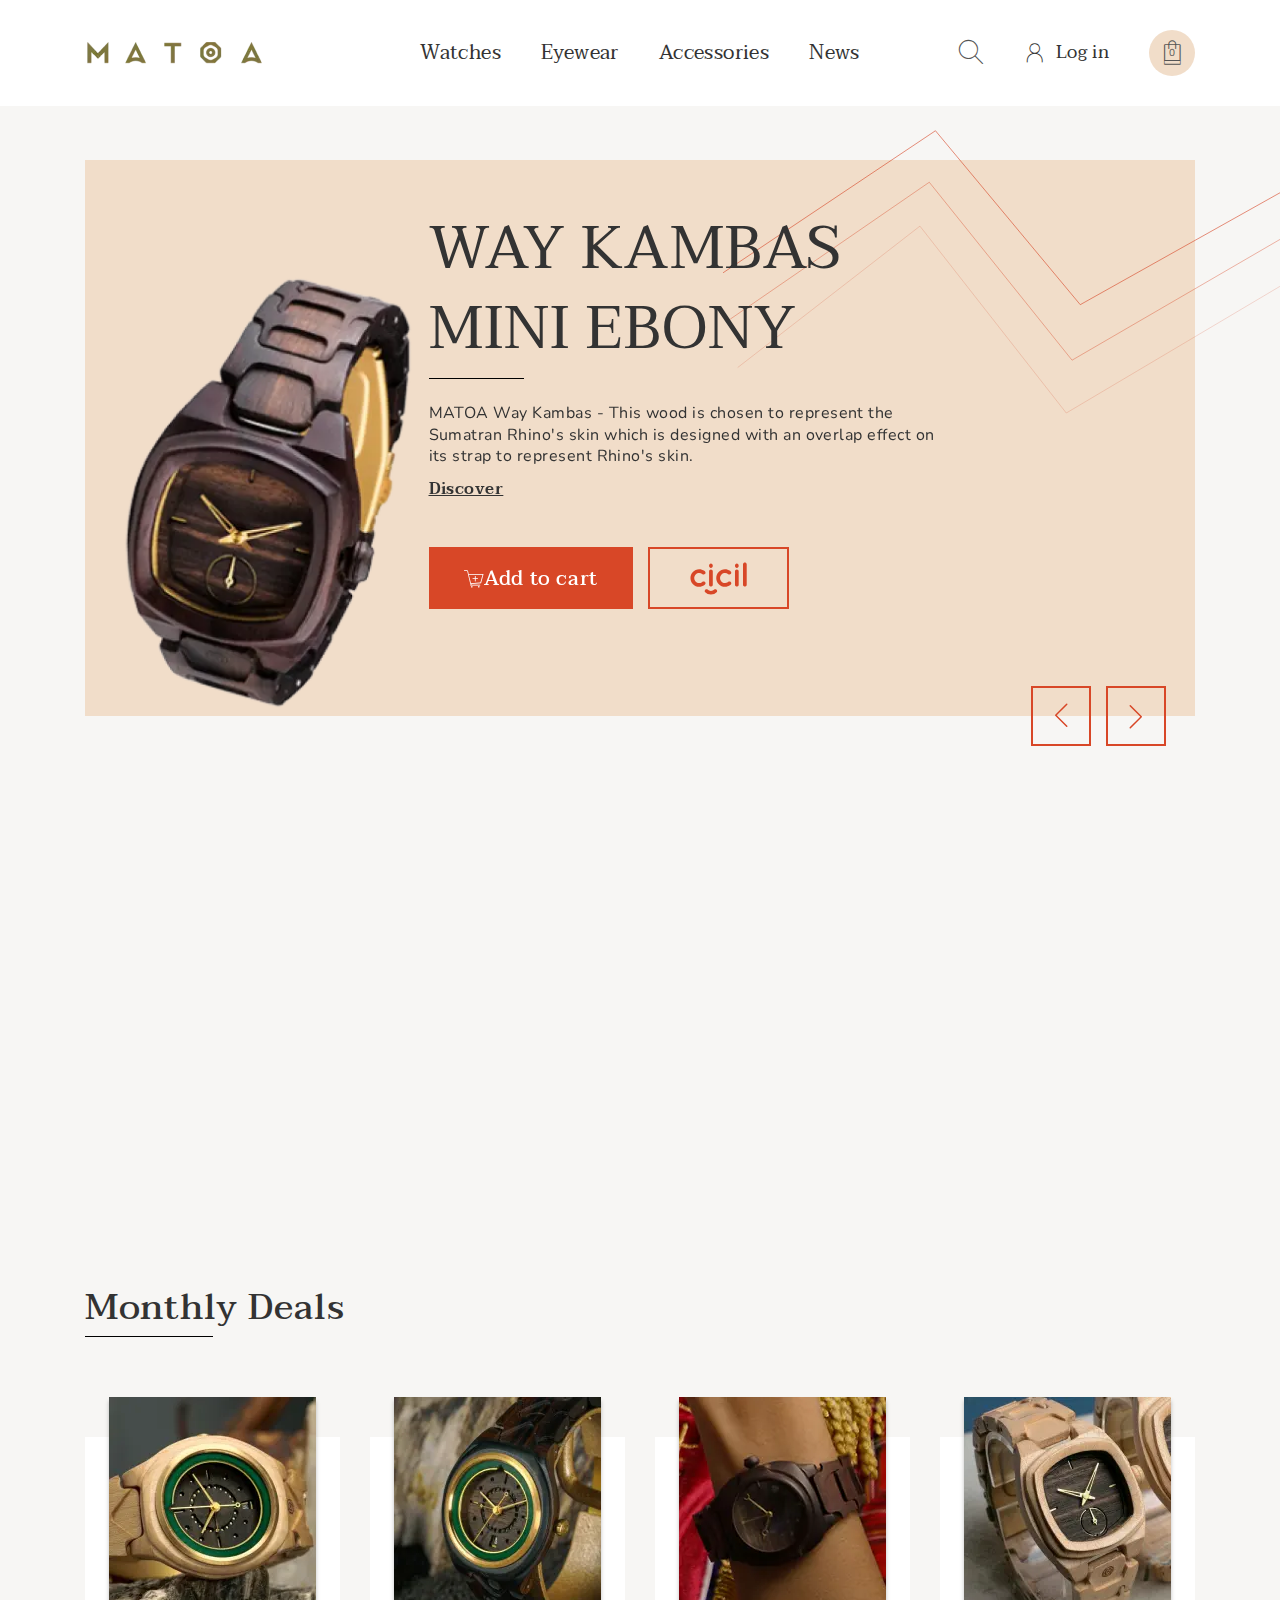
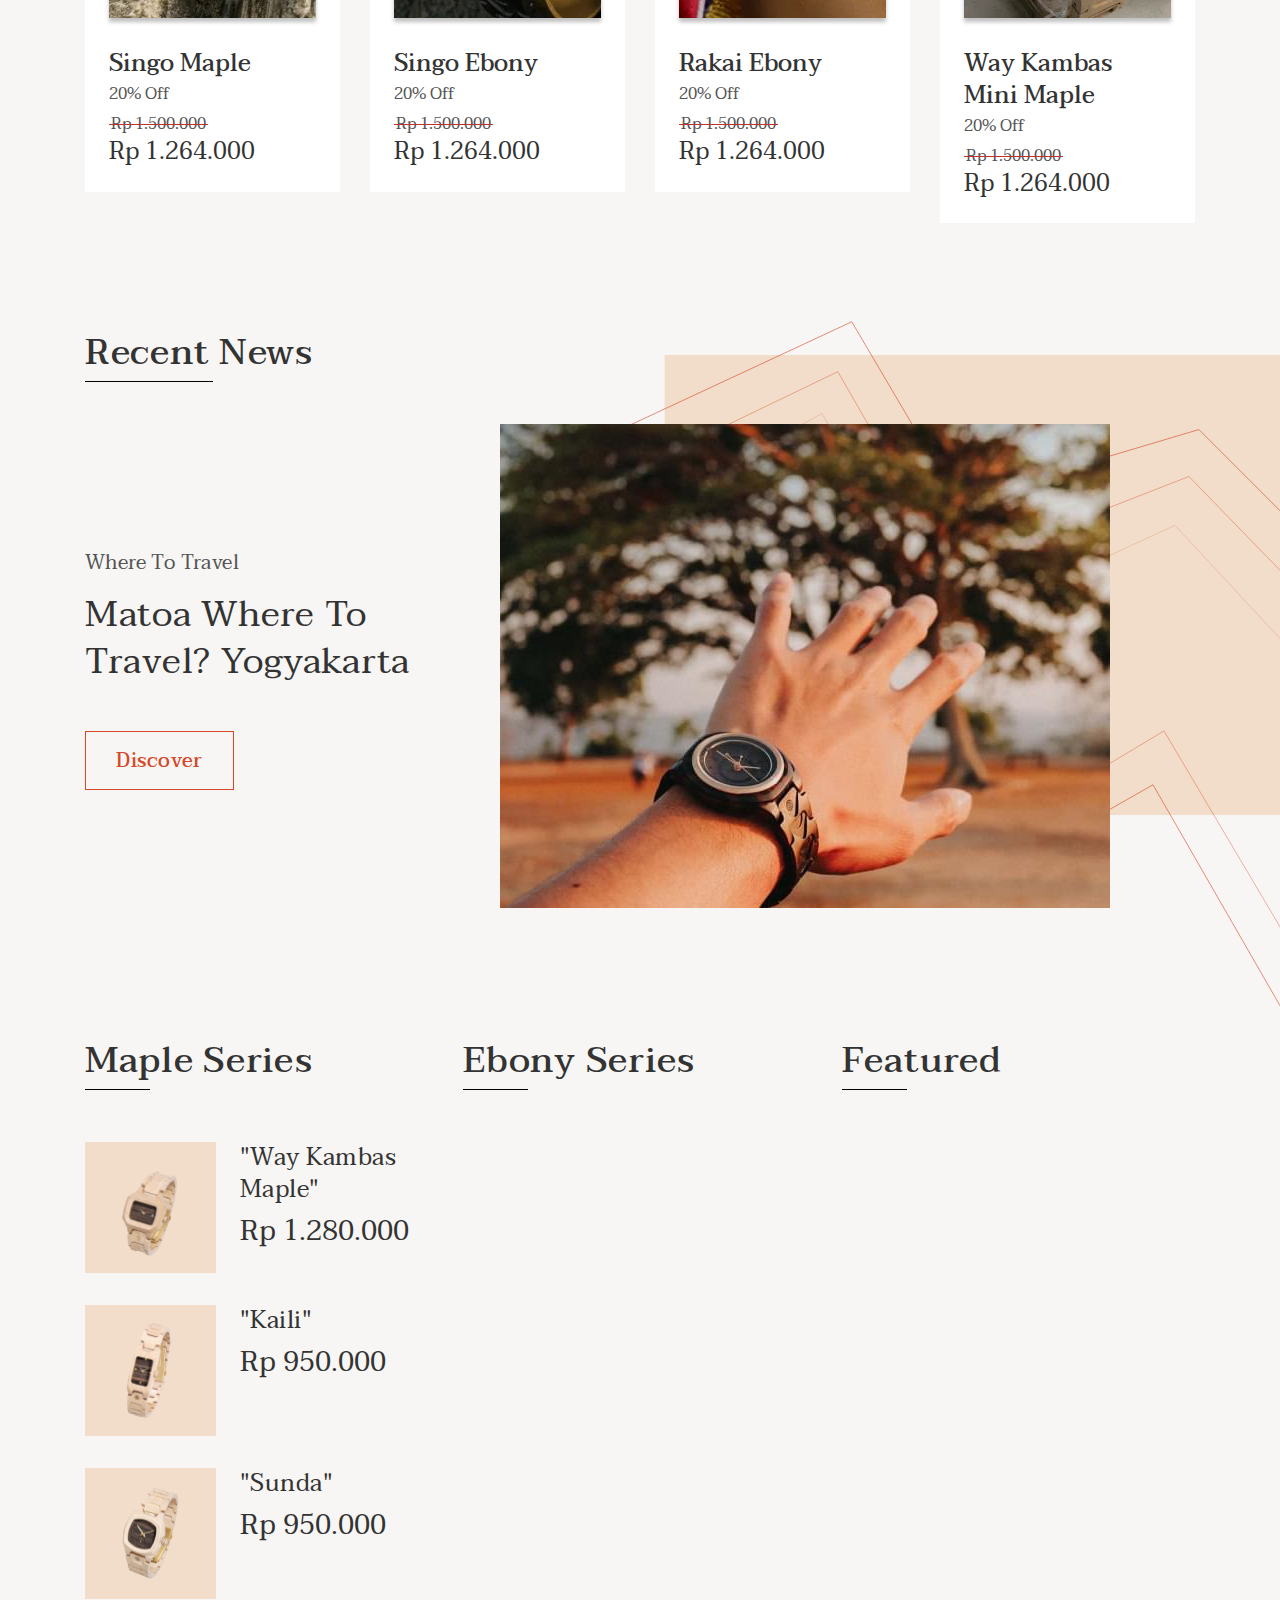
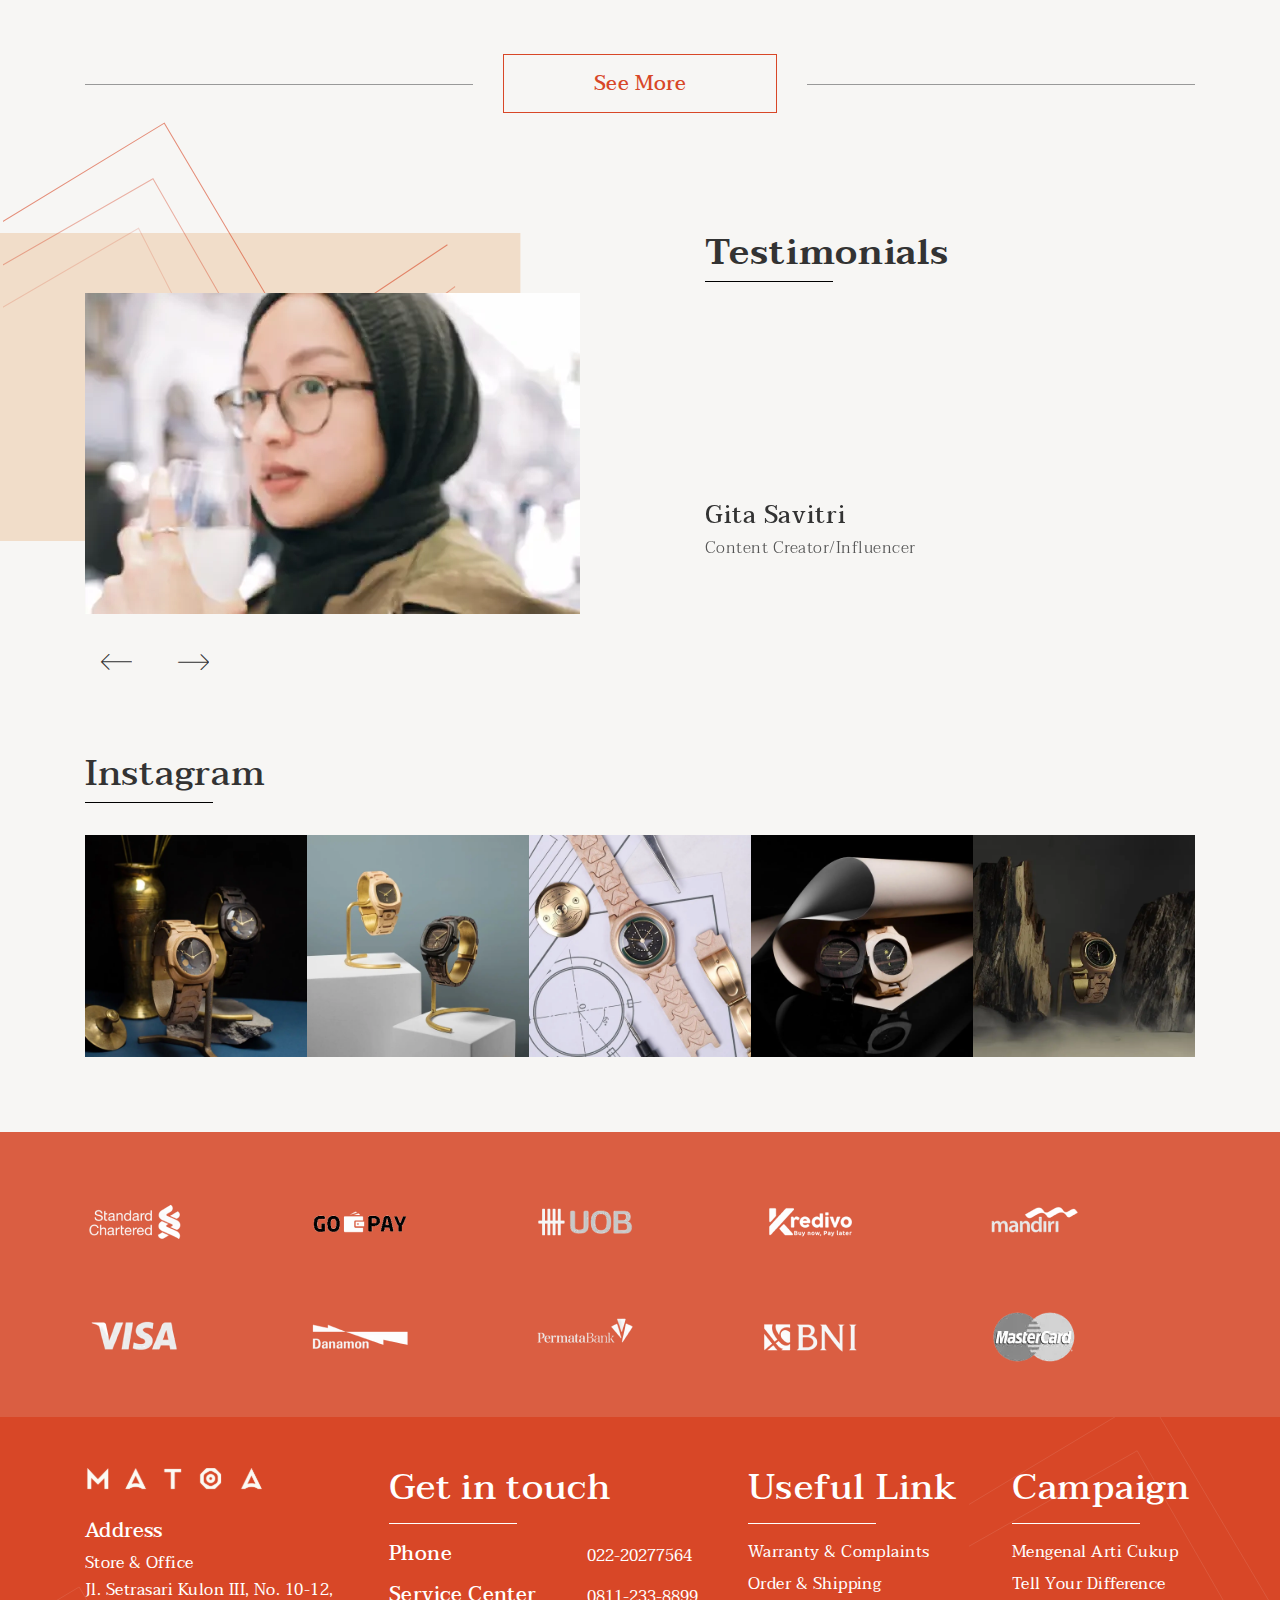
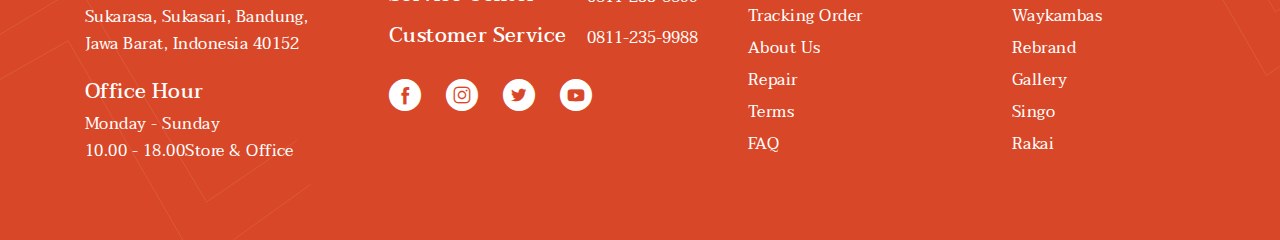
<file: index.html>
<!DOCTYPE html>
<html lang="en">

<head>
	<title>HomePage</title>
	<meta charset="UTF-8">
	<meta name="format-detection" content="telephone=no">
	<!-- <style>body{opacity: 0;}</style> -->
	<link rel="stylesheet" href="css/style.min.css?_v=20230118160944">
	<link rel="shortcut icon" href="favicon.ico">
	<!-- <meta name="robots" content="noindex, nofollow"> -->
	<meta name="viewport" content="width=device-width, initial-scale=1.0">
</head>

<body>
	<div class="wrapper">
		<header class="header" data-lp>
			<div class="header__container">
				<a href="#" class="header__logo"><picture><source srcset="img/logo.webp" type="image/webp"><img src="img/logo.png" alt="logo"></picture></a>
				<div class="header__menu menu">
					<nav class="menu__body">
						<ul class="menu__list">
							<li class="menu__item"><a href="#" class="menu__link">Watches</a></li>
							<li class="menu__item"><a href="#" class="menu__link">Eyewear</a></li>
							<li class="menu__item"><a href="#" class="menu__link">Accessories</a></li>
							<li class="menu__item"><a href="#" class="menu__link">News</a></li>

						</ul>
					</nav>
				</div>
				<div class="header__actions actions-header">
					<a data-popup="#search" href="#" class="actions-header__search _icon-Search"></a>
					<a data-da=".menu__body, 400 " href="#" class="actions-header__login _icon-User">Log in</a>
					<a href="#" data-popup="#cart" class="actions-header__cart _icon-Cart"><span>0</span></a>
					<button type="button" class="menu__icon icon-menu "><span></span></button>
				</div>
			</div>
		</header>
		<main class="page">
			<section class="page__main-slider main-slider">
				<div class="main-slider__container">

					<div class="main-slider__slider swiper">
						<div class="main-slider__wrapper swiper-wrapper">
							<div class="main-slider__slide slide-main-slider swiper-slide">
								<div data-da=".slide-main-slider__body_1, 767.98, 1" class="slide-main-slider__image-ibg_contain">
									<picture><source srcset="img/slider/1.webp" type="image/webp"><img src="img/slider/1.png" alt="slider"></picture>
								</div>
								<div class="slide-main-slider__body_1 slide-main-slider__body_1">
									<h2 class="slide-main-slider__title">WAY KAMBAS
										MINI EBONY</h2>
									<div class="slide-main-slider__text text">MATOA Way Kambas - This wood is chosen to represent the
										Sumatran Rhino's skin which is designed with an overlap effect on its strap to represent Rhino's skin.</div>
									<a href="#" class="slide-main-slider__more">Discover</a>
									<div class="slide-main-slider__action">
										<button data-ripple type="button" class="slide-main-slider__button button button__cart _icon-Cart-plus">
											<span">Add to cart</span>
										</button>
										<a target="_blank" href="product.html" class="slide-main-slider__button border-button border-button_cicil"><img src="img/slider/cicil.svg" alt=""></a>
									</div>
								</div>
							</div>
							<div class="main-slider__slide slide-main-slider swiper-slide">
								<div data-da=".slide-main-slider__body_2, 767.98, 1" class="slide-main-slider__image-ibg_contain">
									<picture><source srcset="img/slider/1.webp" type="image/webp"><img src="img/slider/1.png" alt="slider"></picture>
								</div>
								<div class="slide-main-slider__body slide-main-slider__body_2 ">
									<h2 class="slide-main-slider__title">WAY
										MINI EBONY</h2>
									<div class="slide-main-slider__text text">MATOA Way Kambas - This wood is chosen to represent the
										Sumatran Rhino's skin which is designed with an overlap effect on its strap to represent Rhino's skin.</div>
									<a href="#" class="slide-main-slider__more">Discover</a>
									<div class="slide-main-slider__action">
										<button data-ripple type="button" class="slide-main-slider__button button button__cart _icon-Cart-plus">
											<span">Add to cart</span>
										</button>
										<a href="#" class="slide-main-slider__button border-button border-button_cicil"><img src="img/slider/cicil.svg" alt=""></a>
									</div>
								</div>
							</div>
							<div class="main-slider__slide slide-main-slider swiper-slide">
								<div data-da=".slide-main-slider__body_3, 767.98, 1" class="slide-main-slider__image-ibg_contain">
									<picture><source srcset="img/slider/1.webp" type="image/webp"><img src="img/slider/1.png" alt="slider"></picture>
								</div>
								<div class="slide-main-slider__body slide-main-slider__body_3 ">
									<h2 class="slide-main-slider__title">WAY KAMBAS
										MINI </h2>
									<div class="slide-main-slider__text text">MATOA Way Kambas - This wood is chosen to represent the
										Sumatran Rhino's skin which is designed with an overlap effect on its strap to represent Rhino's skin.</div>
									<a href="#" class="slide-main-slider__more">Discover</a>
									<div class="slide-main-slider__action">
										<button data-ripple type="button" class="slide-main-slider__button button button__cart _icon-Cart-plus">
											<span">Add to cart</span>
										</button>
										<a href="#" class="slide-main-slider__button border-button border-button_cicil"><img src="img/slider/cicil.svg" alt=""></a>
									</div>
								</div>
							</div>

						</div>

						<div class="main-slider__arrows">
							<button type="button" class=" main-slider__arrow swiper-button-prev _icon-Arraw-slider"></button>
							<button type="button" class="main-slider__arrow swiper-button-next _icon-Arraw-slider"></button>
						</div>
					</div>
				</div>
			</section>
			<div data-watch data-watch-threshold="0.3" class="page__discover-now discover-now">
				<div class="discover-now__container">
					<article class="discover-now__item item-discover-now">
						<h3 class="item-discover-now__title">Luxurious <span>Eyewear</span> </h3>
						<div class="item-discover-now__body">
							<p class="item-discover-now__text text">See the beauty of exotic world with the luxurious glasses</p>
							<a href="#" class="item-discover-now__link">Discover Now</a>
							<div class="item-discover-now__image">
								<img src="img/discover-now/1.svg" alt="image">
							</div>
						</div>
					</article>
					<article class="discover-now__item item-discover-now">
						<h3 class="item-discover-now__title">Comfortable <span>Watches</span> </h3>
						<div class="item-discover-now__body">
							<p class="item-discover-now__text">Feels the balancing function and beauty in our wooden watches</p>
							<a href="#" class="item-discover-now__link">Discover Now</a>
							<div class="item-discover-now__image">
								<img src="img/discover-now/2.svg" alt="image">
							</div>
						</div>
					</article>

				</div>
			</div>
			<section class="page-monthly-deals monthly-deals">
				<div class="monthly-deals__container">
					<h2 class="monthly-deals__title title">Monthly Deals</h2>
					<div class="monthly-deals__items">
						<article class="monthly-deals__item item-monthly-deals">
							<a href="#" class="item-monthly-deals__image-ibg">
								<picture><source srcset="img/monthly-deals/1.webp" type="image/webp"><img src="img/monthly-deals/1.jpg" alt="image"></picture></a>
							<div class="item-monthly-deals__body">
								<h4 class="item-monthly-deals__title">
									<a href="#" class="item-monthly-deals__link-title">Singo Maple</a>
								</h4>
								<div class="item-monthly-deals__sale">20% Off</div>
								<div class="item-monthly-deals__price item-monthly-deals__price_old">Rp 1.500.000</div>
								<div class="item-monthly-deals__price">Rp 1.264.000</div>
								<div class="item-monthly-deals__hidden">
									<div class="item-monthly-deals__actions">
										<button class="item-monthly-deals__favorit _icon-favorit" type="button"></button>
										<button class="item-monthly-deals__cart button button_small" type="button">Add to cart</button>
									</div>
								</div>
							</div>
						</article>
						<article class="monthly-deals__item item-monthly-deals">
							<a href="#" class="item-monthly-deals__image-ibg">
								<picture><source srcset="img/monthly-deals/2.webp" type="image/webp"><img src="img/monthly-deals/2.jpg" alt="image"></picture></a>
							<div class="item-monthly-deals__body">
								<h4 class="item-monthly-deals__title">
									<a href="#" class="item-monthly-deals__link-title">Singo Ebony</a>
								</h4>
								<div class="item-monthly-deals__sale">20% Off</div>
								<div class="item-monthly-deals__price item-monthly-deals__price_old">Rp 1.500.000</div>
								<div class="item-monthly-deals__price">Rp 1.264.000</div>
								<div class="item-monthly-deals__hidden">
									<div class="item-monthly-deals__actions">
										<button class="item-monthly-deals__favorit _icon-favorit" type="button"></button>
										<button class="item-monthly-deals__cart button button_small" type="button">Add to cart</button>
									</div>
								</div>
							</div>
						</article>
						<article class="monthly-deals__item item-monthly-deals">
							<a href="#" class="item-monthly-deals__image-ibg">
								<picture><source srcset="img/monthly-deals/3.webp" type="image/webp"><img src="img/monthly-deals/3.jpg" alt="image"></picture></a>
							<div class="item-monthly-deals__body">
								<h4 class="item-monthly-deals__title">
									<a href="#" class="item-monthly-deals__link-title">Rakai Ebony</a>
								</h4>
								<div class="item-monthly-deals__sale">20% Off</div>
								<div class="item-monthly-deals__price item-monthly-deals__price_old">Rp 1.500.000</div>
								<div class="item-monthly-deals__price">Rp 1.264.000</div>
								<div class="item-monthly-deals__hidden">
									<div class="item-monthly-deals__actions">
										<button class="item-monthly-deals__favorit _icon-favorit" type="button"></button>
										<button class="item-monthly-deals__cart button button_small" type="button">Add to cart</button>
									</div>
								</div>
							</div>
						</article>
						<article class="monthly-deals__item item-monthly-deals">
							<a href="#" class="item-monthly-deals__image-ibg">
								<picture><source srcset="img/monthly-deals/4.webp" type="image/webp"><img src="img/monthly-deals/4.jpg" alt="image"></picture></a>
							<div class="item-monthly-deals__body">
								<h4 class="item-monthly-deals__title">
									<a href="#" class="item-monthly-deals__link-title">Way Kambas Mini Maple</a>
								</h4>
								<div class="item-monthly-deals__sale">20% Off</div>
								<div class="item-monthly-deals__price item-monthly-deals__price_old">Rp 1.500.000</div>
								<div class="item-monthly-deals__price">Rp 1.264.000</div>
								<div class="item-monthly-deals__hidden">
									<div class="item-monthly-deals__actions">
										<button class="item-monthly-deals__favorit _icon-favorit" type="button"></button>
										<button class="item-monthly-deals__cart button button_small" type="button">Add to cart</button>
									</div>
								</div>
							</div>
						</article>
					</div>
				</div>
			</section>
			<section class="page__recent-news recent-news ">
				<div class="recent-news__container">
					<h2 class="recent-news__title title">Recent News</h2>
					<div class="recent-news__body">
						<div class="recent-news__content">
							<div class="recent-news__label">Where To Travel</div>
							<div class="recent-news__sub-title">Matoa Where To Travel? Yogyakarta</div>
							<a href="#" class="recent-news__button border-button">Discover</a>
						</div>
						<div class="recent-news__image">
							<img src="img/recent-news/image 13.jpg" alt="image">
						</div>
					</div>
				</div>
			</section>
			<section class="page__collections collections">
				<div class="collections__container">
					<div class="collections__body">
						<div class="collections__column">
							<h3 class="collections__title title title_small">Maple Series</h3>
							<div id="cat-01" class="collections__items"></div>
						</div>
						<div class="collections__column">
							<h3 class="collections__title title title_small">Ebony Series</h3>
							<div id="cat-02" class="collections__items"></div>
						</div>
						<div class="collections__column">
							<h3 class="collections__title title title_small">Featured</h3>
							<div id="cat-03" class="collections__items"></div>
						</div>
					</div>
					<div class="collections__footer footer-collections ">
						<div class="footer-collections__body">
							<button class="footer-collections__button collections__button border-button " type="button">See More</button>
						</div>
					</div>
				</div>
			</section>
			<!------------testimonials--->
			<section class="page__testimonials testimonials ">
				<div class="testimonials__container">
					<h2 class="testimonials__title title title_semybold">Testimonials</h2>
					<div class="testimonials__slider swiper">
						<div class="testimonials__wrapper swiper-wrapper">
							<div class="testimonials__slide slide-testimonials swiper-slide">
								<div class="slide-testimonials__image">
									<picture><source srcset="img/testimonials/1.webp" type="image/webp"><img src="img/testimonials/1.jpg" alt="image"></picture>
								</div>
								<div class="slide-testimonials__content">
									<h4 class="slide-testimonials__name">Gita Savitri</h4>
									<p class="slide-testimonials__info">Content Creator/Influencer</p>
								</div>
							</div>
							<div class="testimonials__slide slide-testimonials swiper-slide">
								<div class="slide-testimonials__image">
									<picture><source srcset="img/testimonials/1.webp" type="image/webp"><img src="img/testimonials/1.jpg" alt="image"></picture>
								</div>
								<div class="slide-testimonials__content">
									<h4 class="slide-testimonials__name">Gita Savitri</h4>
									<p class="slide-testimonials__info">Content Creator/Influencer</p>
								</div>
							</div>
						</div>
						<div class="testimonials__arrows">
							<button class="testimonials__arrow testimonials__arrow_left _icon-arrow-long" type="button"></button>
							<button class="testimonials__arrow testimonials__arrow_right _icon-arrow-long" type="button"></button>
						</div>
					</div>


				</div>
			</section>
			<section class="page__insta insta">
				<div class="insta__container">
					<h2 class="insta__title title">Instagram</h2>
					<div data-gallery class="insta__items">

						<a class="insta__item" href="img/insta/1.jpg">
							<div class="insta__image-ibg">
								<picture><source srcset="img/insta/1.webp" type="image/webp"><img src="img/insta/1.jpg" alt="image"></picture>
							</div>
						</a>
						<a class="insta__item" href="img/insta/2.jpg">
							<div class="insta__image-ibg">
								<picture><source srcset="img/insta/2.webp" type="image/webp"><img src="img/insta/2.jpg" alt="image"></picture>
							</div>
						</a>
						<a class="insta__item" href="img/insta/3.jpg">
							<div class="insta__image-ibg">
								<picture><source srcset="img/insta/3.webp" type="image/webp"><img src="img/insta/3.jpg" alt="image"></picture>
							</div>
						</a>
						<a class="insta__item" href="img/insta/4.jpg">
							<div class="insta__image-ibg">
								<picture><source srcset="img/insta/4.webp" type="image/webp"><img src="img/insta/4.jpg" alt="image"></picture>
							</div>
						</a>
						<a class="insta__item" href="img/insta/5.jpg">
							<div class="insta__image-ibg">
								<picture><source srcset="img/insta/5.webp" type="image/webp"><img src="img/insta/5.jpg" alt="image"></picture>
							</div>
						</a>

					</div>
				</div>

			</section>
			<section class="page__clients clients">
				<div class="clients__container">
					<div class="clients__item">
						<picture><source srcset="img/clients/1.webp" type="image/webp"><img src="img/clients/1.png" alt="image"></picture>
					</div>
					<div class="clients__item">
						<picture><source srcset="img/clients/2.webp" type="image/webp"><img src="img/clients/2.png" alt="image"></picture>
					</div>
					<div class="clients__item">
						<picture><source srcset="img/clients/3.webp" type="image/webp"><img src="img/clients/3.png" alt="image"></picture>
					</div>
					<div class="clients__item">
						<picture><source srcset="img/clients/4.webp" type="image/webp"><img src="img/clients/4.png" alt="image"></picture>
					</div>
					<div class="clients__item">
						<picture><source srcset="img/clients/5.webp" type="image/webp"><img src="img/clients/5.png" alt="image"></picture>
					</div>
					<div class="clients__item">
						<picture><source srcset="img/clients/6.webp" type="image/webp"><img src="img/clients/6.png" alt="image"></picture>
					</div>
					<div class="clients__item">
						<picture><source srcset="img/clients/7.webp" type="image/webp"><img src="img/clients/7.png" alt="image"></picture>
					</div>
					<div class="clients__item">
						<picture><source srcset="img/clients/8.webp" type="image/webp"><img src="img/clients/8.png" alt="image"></picture>
					</div>
					<div class="clients__item">
						<picture><source srcset="img/clients/9.webp" type="image/webp"><img src="img/clients/9.png" alt="image"></picture>
					</div>
					<div class="clients__item">
						<picture><source srcset="img/clients/10.webp" type="image/webp"><img src="img/clients/10.png" alt="image"></picture>
					</div>
				</div>
			</section>
		</main>
		<div id="search" aria-hidden="true" class="popup popup-search">
			<div class="popup__wrapper">
				<div class="popup__content">
					<button data-close type="button" class="popup__close"></button>
					<div class="popup__text">
						<form action="#" metod="get" class="search-form">
							<div class="search-form__title title title_small">Search</div>
							<div class="search-form__body">
								<div class="search-form__line">
									<input required data-required autocomplete="off" type="text" name="form" data-error="Помилка" placeholder="Пошук" class="search-form__input input">
								</div>
								<button class="button _icon-Search" type="submit"></button>
							</div>

						</form>
					</div>
				</div>
			</div>
		</div>
	</div>
	<div id="cart" aria-hidden="true" class="popup popup-cart ">
		<div class="popup__wrapper">
			<div class="popup__content">
				<button data-close type="button" class="popup__close"></button>
				<div class="popup__text">
					<form action="#" class="cart">
						<div class="cart__items">
							<div class="cart__item item-cart">
								<a href="#" class="item-cart__image">
									<picture><source srcset="img/product/models/01.webp" type="image/webp"><img src="img/product/models/01.png" alt="image"></picture>
								</a>
								<div class="item-cart__body">
									<div class="item-cart__title">Way Kambas Mini Ebony</div>
									<div class="item-cart__old-price old-price">Rp 1.280.000</div>
									<div class="item-cart__price">Rp 1.024.000</div>
									<div class="item-cart__options options-item-cart">
										<div class="options-item-cart__label">Custom Engrave</div>
										<div class="options-item-cart__value">“Happy | Birthday | from”</div>

									</div>
								</div>
								<div class="item-cart__info">
									<div class="item-cart__packaging">
										<div class="item-cart__label">Select Packaging</div>
										<select name="form[]" data-class-modif="form">
											<option value="1" selected>Wooden Packaging (Rp 50.000)</option>
											<option value="2">Wooden Packaging (Rp 40.000)</option>
											<option value="3">Wooden Packaging (Rp 30.000)</option>
											<option value="4">Wooden Packaging (Rp 20.000)</option>
										</select>
									</div>
									<div class="item-cart__actions">
										<div data-quantity class="item-cart__quantity quantity">
											<button data-quantity-plus type="button" class="quantity__button quantity__button_plus"></button>
											<div class="quantity__input">
												<input data-quantity-value autocomplete="off" type="text" name="form[]" value="1">
											</div>
											<button data-quantity-minus type="button" class="quantity__button quantity__button_minus"></button>
										</div>
										<div class="item-cart__total">Rp 2.048.000</div>
										<button class="item-cart__delete _icon-delete"></button>
									</div>
								</div>
							</div>
							<div class="cart__item item-cart">
								<a href="#" class="item-cart__image">
									<picture><source srcset="img/product/models/02.webp" type="image/webp"><img src="img/product/models/02.png" alt="image"></picture>
								</a>
								<div class="item-cart__body">
									<div class="item-cart__title">Way Kambas Mini Ebony</div>
									<div class="item-cart__old-price old-price">Rp 1.280.000</div>
									<div class="item-cart__price">Rp 1.024.000</div>
									<div class="item-cart__options options-item-cart">
										<div class="options-item-cart__label">Custom Engrave</div>
										<div class="options-item-cart__value">“Happy | Birthday | from”</div>

									</div>
								</div>
								<div class="item-cart__info">
									<div class="item-cart__packaging">
										<div class="item-cart__label">Select Packaging</div>
										<select name="form[]" data-class-modif="form">
											<option value="1" selected>Wooden Packaging (Rp 50.000)</option>
											<option value="2">Wooden Packaging (Rp 40.000)</option>
											<option value="3">Wooden Packaging (Rp 30.000)</option>
											<option value="4">Wooden Packaging (Rp 20.000)</option>
										</select>
									</div>
									<div class="item-cart__actions">
										<div data-quantity class="item-cart__quantity quantity">
											<button data-quantity-plus type="button" class="quantity__button quantity__button_plus"></button>
											<div class="quantity__input">
												<input data-quantity-value autocomplete="off" type="text" name="form[]" value="1">
											</div>
											<button data-quantity-minus type="button" class="quantity__button quantity__button_minus"></button>
										</div>
										<div class="item-cart__total">Rp 2.048.000</div>
										<button class="item-cart__delete _icon-delete"></button>
									</div>
								</div>
							</div>
						</div>
						<div class="cart__footer">
							<div class="cart__promo promo-cart">
								<label for="p-1" class="promo-cart__label">Kode Promo</label>
								<div class="promo-cart__line">
									<input id="p-1" autocomplete="off" type="text" name="promo" class="promo-cart__input">
								</div>
								<div class="promo-cart__info">35% OFF</div>
							</div>
							<div class="cart__total total-cart">
								<div class="total-cart__label">Total</div>
								<div class="total-cart__value">
									<div class="total-card__old-price old-price">Rp 3.312.000</div>
									<div class="total-card__price">Rp 2.152.000</div>
								</div>
							</div>
						</div>
						<button type="submit" class="cart__button button">Checkout</button>
					</form>
				</div>
			</div>
		</div>
	</div>
	<footer data-spollers="991.98,max" class="footer">
		<div class="footer__container">
			<div class="footer__column">
				<a href="#" class="footer__logo">
					<img src="img/footer/logo.svg" alt="logo">
				</a>
				<div class="footer__blocks">
					<div class="footer__block">
						<h3 class="footer__label label-footer">Address</h3>
						<div class="footer__text">
							<p>Store & Office</p>
							<p>Jl. Setrasari Kulon III, No. 10-12,</p>
							<p>Sukarasa, Sukasari, Bandung,</p>
							<p>Jawa Barat, Indonesia 40152</p>
						</div>
					</div>
					<div class="footer__block">
						<h3 class="footer__label label-footer">Office Hour</h3>
						<div class="footer__text">
							<p>Monday - Sunday</p>
							<p>10.00 - 18.00Store & Office</p>
						</div>
					</div>
				</div>
			</div>
			<div class="footer__column">
				<button type="button" data-spoller class="footer__title title title_white _icon-Arrow-select">Get in touch</button>
				<div class="footer__contacts contacts-footer">
					<div class="contacts-footer__body">
						<div class="contacts-footer__label label-footer">Phone</div>
						<a href="tel:022-20277564" class="contacts-footer__value">022-20277564</a>
						<div class="contacts-footer__label label-footer">Service Center</div>
						<a href="tel:0811-233-8899" class="contacts-footer__value">0811-233-8899</a>
						<div class="contacts-footer__label label-footer">Customer Service</div>
						<a href="tel:0811-235-9988" class="contacts-footer__value">0811-235-9988</a>
						<div class="footer__social social">
							<a href="#" class="social__item _icon-Facebook"></a>
							<a href="#" class="social__item _icon-Instagram"></a>
							<a href="#" class="social__item _icon-Twitter"></a>
							<a href="#" class="social__item _icon-Youtube"></a>
						</div>
					</div>
				</div>
			</div>
			<div class="footer__column">
				<button type="button" data-spoller class="footer__title title title_white  _icon-Arrow-select">Useful Link</button>
				<nav class="footer__menu menu-footer">
					<ul class="menu-footer__list">
						<li class="menu-footer__item"><a href="#" class="menu-footer__link">Warranty & Complaints</a></li>
						<li class="menu-footer__item"><a href="#" class="menu-footer__link">Order & Shipping</a></li>
						<li class="menu-footer__item"><a href="#" class="menu-footer__link">Tracking Order</a></li>
						<li class="menu-footer__item"><a href="#" class="menu-footer__link">About Us</a></li>
						<li class="menu-footer__item"><a href="#" class="menu-footer__link">Repair</a></li>
						<li class="menu-footer__item"><a href="#" class="menu-footer__link">Terms</a></li>
						<li class="menu-footer__item"><a href="#" class="menu-footer__link">FAQ</a></li>
					</ul>
				</nav>
			</div>
			<div class="footer__column">
				<button type="button" data-spoller class="footer__title title title_white _icon-Arrow-select ">Campaign</button>
				<nav class="footer__menu menu-footer">
					<ul class="menu-footer__list">
						<li class="menu-footer__item"><a href="#" class="menu-footer__link">Mengenal Arti Cukup</a></li>
						<li class="menu-footer__item"><a href="#" class="menu-footer__link">Tell Your Difference</a></li>
						<li class="menu-footer__item"><a href="#" class="menu-footer__link">Waykambas</a></li>
						<li class="menu-footer__item"><a href="#" class="menu-footer__link">Rebrand</a></li>
						<li class="menu-footer__item"><a href="#" class="menu-footer__link">Gallery</a></li>
						<li class="menu-footer__item"><a href="#" class="menu-footer__link">Singo</a></li>
						<li class="menu-footer__item"><a href="#" class="menu-footer__link">Rakai</a></li>

					</ul>
				</nav>
			</div>
		</div>
	</footer>

	</div>
	<script src="js/app.min.js?_v=20230118160944"></script>
</body>

</html>
</file>
<file: css/style.min.css>
@charset "UTF-8";@import url(https://fonts.googleapis.com/css?family=Taviraj:,300,,regular,500,600,700&display=swap);@import url(https://fonts.googleapis.com/css?family=Nunito:300,regular&display=swap);@font-face{font-family:icons;font-display:swap;src:url(../fonts/icons.woff2) format("woff2"),url(../fonts/icons.woff) format("woff");font-weight:400;font-style:normal}.select__value:after,[class*=_icon-]:before{font-family:icons;font-style:normal;font-weight:400;font-variant:normal;text-transform:none;line-height:1;-webkit-font-smoothing:antialiased;-moz-osx-font-smoothing:grayscale}[class*=_icon-]:before{display:block}._icon-Arraw-slider:before{content:"\e900"}._icon-arrow-long:before{content:"\e901"}._icon-Arrow-select:before{content:"\e902"}._icon-Cart:before{content:"\e903"}._icon-Cart-plus:before{content:"\e904"}._icon-delete:before{content:"\e905"}._icon-Facebook:before{content:"\e906"}._icon-favorit:before{content:"\e907"}._icon-Instagram:before{content:"\e908"}._icon-minus:before{content:"\e909"}._icon-plus:before{content:"\e90a"}._icon-Search:before{content:"\e90b"}._icon-Twitter:before{content:"\e90c"}._icon-User:before{content:"\e90d"}._icon-Youtube:before{content:"\e90e"}*{padding:0;margin:0;border:0}*,:after,:before{-webkit-box-sizing:border-box;box-sizing:border-box}body,html{height:100%;min-width:320px}body{color:#555;line-height:1;font-family:Nunito;font-size:1rem;-ms-text-size-adjust:100%;-moz-text-size-adjust:100%;-webkit-text-size-adjust:100%;-webkit-font-smoothing:antialiased;-moz-osx-font-smoothing:grayscale}button,input,textarea{font-family:Nunito;font-size:inherit}button{cursor:pointer;color:inherit;background-color:transparent}a{color:inherit;text-decoration:none}ul li{list-style:none}img{vertical-align:top}h1,h2,h3,h4,h5,h6{font-weight:inherit;font-size:inherit}body{background-color:#f7f6f4}.lock body{overflow:hidden;-ms-touch-action:none;touch-action:none;-ms-scroll-chaining:none;overscroll-behavior:none}.wrapper{min-height:100%;display:-webkit-box;display:-ms-flexbox;display:flex;-webkit-box-orient:vertical;-webkit-box-direction:normal;-ms-flex-direction:column;flex-direction:column;overflow:hidden}@supports (overflow:clip){.wrapper{overflow:clip}}.wrapper>main{-webkit-box-flex:1;-ms-flex:1 1 auto;flex:1 1 auto}.wrapper>*{min-width:0}[class*=__container]{max-width:71.25rem;margin:0 auto;padding:0 .9375rem}.button{-webkit-box-align:center;-ms-flex-align:center;align-items:center;-webkit-box-pack:center;-ms-flex-pack:center;justify-content:center;font-family:Taviraj;font-style:normal;font-weight:500;font-size:20px;line-height:1.6;letter-spacing:.03em;color:#fff;display:-webkit-inline-box;display:-ms-inline-flexbox;display:inline-flex;padding:.9375rem 2.1875rem .875rem 2.1875rem;background-color:#d84727}.button._fw{width:100%}.button_h68{padding:1.125rem 2.1875rem 1.125rem 2.1875rem}.button_small{font-size:1rem;line-height:1.5;padding:.5rem 2.1875rem}.button_cart{line-height:1.7;padding:.875rem 2.1875rem}.button_cart span{display:-webkit-box;display:-ms-flexbox;display:flex;-webkit-box-align:center;-ms-flex-align:center;align-items:center;gap:1.15625rem}.button_cart span::before{width:1.33125rem;-webkit-box-flex:0;-ms-flex:0 0 1.33125rem;flex:0 0 1.33125rem}.border-button{-webkit-box-align:center;-ms-flex-align:center;align-items:center;-webkit-box-pack:center;-ms-flex-pack:center;justify-content:center;display:-webkit-inline-box;display:-ms-inline-flexbox;display:inline-flex;font-family:Taviraj;font-style:normal;font-weight:500;font-size:20px;line-height:1.4;letter-spacing:.03em;border:.0625rem solid #d84727;font-family:Taviraj;color:#d84727;padding:.9375rem 1.875rem .875rem 1.875rem}.border-button_small{font-size:1rem;line-height:1.6875;font-weight:400;border:.125rem solid #d84727}.border-button_big{padding:1rem 2.1875rem;line-height:1.6;font-weight:400}.border-button_cicil{border:.125rem solid #d84727;padding:.8125rem 2.5rem .75rem 2.5rem}input[type=email],input[type=tel],input[type=text],textarea{-webkit-appearance:none;-moz-appearance:none;appearance:none}.input{border-radius:0!important;width:100%;display:block;padding:0 1.25rem;border:.01875rem solid #777}textarea.input{resize:none;padding:0 0}.select{position:relative;min-width:0}.select__body{position:relative}.select__title{font-family:Taviraj;color:inherit;text-align:left;border:.0625rem solid #333;background-color:#fff;cursor:pointer;width:100%}.select__content{-webkit-box-flex:1;-ms-flex:1 1 auto;flex:1 1 auto;-o-text-overflow:ellipsis;text-overflow:ellipsis;white-space:nowrap;overflow:hidden}.select__value{display:-webkit-box;display:-ms-flexbox;display:flex;-webkit-box-align:center;-ms-flex-align:center;align-items:center;height:2.625rem;padding:0 .9375rem;gap:.625rem}.select__value>*{-webkit-box-flex:1;-ms-flex:1 1 auto;flex:1 1 auto}.select__value:after{content:"\e902";width:.625rem;-ms-flex-item-align:stretch;-ms-grid-row-align:stretch;align-self:stretch;-webkit-box-flex:0;-ms-flex:0 0 .625rem;flex:0 0 .625rem;-webkit-transition:all .3s ease 0s;-o-transition:all .3s ease 0s;transition:all .3s ease 0s;display:-webkit-box;display:-ms-flexbox;display:flex;-webkit-box-pack:center;-ms-flex-pack:center;justify-content:center;-webkit-box-align:center;-ms-flex-align:center;align-items:center}._select-open .select__value:after{-webkit-transform:rotate(-180deg);-ms-transform:rotate(-180deg);transform:rotate(-180deg)}.select__value._select-pseudo-label::before{content:attr(data-pseudo-label);opacity:.5}.select__input{width:100%;background-color:transparent;height:100%}.select__options{color:rgba(153,153,153,.6);position:absolute;top:calc(100% - .0625rem);border-radius:0 0 4px 4px;min-width:100%;left:0;background-color:#fff;border-top:0;border:.0625rem solid #333;border-top:0;padding:10px 0 5px 0}.select__scroll{overflow-y:auto;overflow-x:hidden;max-height:200px}.select__option{width:100%;text-align:left;cursor:pointer;padding:5px 15px;color:inherit}.select__option._select-selected{color:#000}.select__row{display:-webkit-inline-box;display:-ms-inline-flexbox;display:inline-flex;-webkit-box-align:center;-ms-flex-align:center;align-items:center}.select._select-open{z-index:5}._select-tag{cursor:pointer}.quantity{width:7.5rem;height:2.25rem;display:-webkit-box;display:-ms-flexbox;display:flex;-webkit-box-align:center;-ms-flex-align:center;align-items:center}.quantity__button{-webkit-box-flex:0;-ms-flex:0 0 1.875rem;flex:0 0 1.875rem;height:1.875rem;position:relative;border:1px solid #555;cursor:pointer;-webkit-transition:all .3s ease 0s;-o-transition:all .3s ease 0s;transition:all .3s ease 0s}.quantity__button::after,.quantity__button::before{content:"";position:absolute;top:50%;left:50%;-webkit-transition:all .3s ease 0s;-o-transition:all .3s ease 0s;transition:all .3s ease 0s;margin:0 0 0 -4.5px;background-color:#555;width:.5625rem;height:.0625rem}.quantity__button_plus::before{-webkit-transform:rotate(-90deg);-ms-transform:rotate(-90deg);transform:rotate(-90deg)}.quantity__input{-webkit-box-flex:1;-ms-flex:1 1 auto;flex:1 1 auto}.quantity__input input{font-family:Taviraj;height:100%;background-color:transparent;color:#000;font-size:2.25rem;width:100%;text-align:center}body::after{content:"";background-color:rgba(0,0,0,.5);position:fixed;width:100%;height:100%;top:0;left:0;opacity:0;-webkit-transition:opacity .8s ease 0s;-o-transition:opacity .8s ease 0s;transition:opacity .8s ease 0s;pointer-events:none;z-index:149}.popup-show body::after{opacity:1}.popup{position:fixed;top:0;left:0;bottom:0;right:0;padding:30px 10px;-webkit-transition:visibility .8s ease 0s;-o-transition:visibility .8s ease 0s;transition:visibility .8s ease 0s;visibility:hidden;pointer-events:none}.popup_show{z-index:150;visibility:visible;overflow:auto;pointer-events:auto}.popup_show .popup__content{visibility:visible;-webkit-transform:scale(1);-ms-transform:scale(1);transform:scale(1)}.popup__wrapper{display:-webkit-box;display:-ms-flexbox;display:flex;-webkit-box-orient:vertical;-webkit-box-direction:normal;-ms-flex-direction:column;flex-direction:column;-webkit-box-align:center;-ms-flex-align:center;align-items:center;min-height:100%;-webkit-box-flex:1;-ms-flex:1 1 auto;flex:1 1 auto;width:100%;display:flex;-webkit-box-pack:center;-ms-flex-pack:center;justify-content:center;align-items:center}.popup__content{visibility:hidden;-webkit-transform:scale(0);-ms-transform:scale(0);transform:scale(0);-webkit-transition:-webkit-transform .3s ease 0s;transition:-webkit-transform .3s ease 0s;-o-transition:transform .3s ease 0s;transition:transform .3s ease 0s;transition:transform .3s ease 0s,-webkit-transform .3s ease 0s;background-color:#f7f6f4;padding:20px;width:100%;max-width:900px}.lock .popup__content{visibility:visible}.popup__close{position:absolute;width:1.875rem;height:1.875rem;top:.625rem;right:.625rem}.popup__close::after,.popup__close::before{content:"";position:absolute;top:50%;left:0;background-color:#000;width:100%;height:1px}.popup__close::before{-webkit-transform:rotate(-45deg);-ms-transform:rotate(-45deg);transform:rotate(-45deg)}.popup__close::after{-webkit-transform:rotate(45deg);-ms-transform:rotate(45deg);transform:rotate(45deg)}.popup-search .popup__content{max-width:37.5rem;padding:2.5rem}.popup-cart .popup__content{padding:2rem;max-width:69.375rem}.popup-cart .popup__close{display:none}[data-ripple]{position:relative;overflow:hidden}.ripple{position:absolute;border-radius:50%;background-color:rgba(255,255,255,.3);border:1px solid rgba(255,255,255,.5);-webkit-animation:button-circle 1.5s ease forwards;animation:button-circle 1.5s ease forwards}@-webkit-keyframes button-circle{0%{-webkit-transform:scale(0);transform:scale(0)}100%{-webkit-transform:scale(10);transform:scale(10);opacity:0}}@keyframes button-circle{0%{-webkit-transform:scale(0);transform:scale(0)}100%{-webkit-transform:scale(10);transform:scale(10);opacity:0}}[class*=-ibg]{position:relative}[class*=-ibg] img{position:absolute;width:100%;height:100%;top:0;left:0;-o-object-fit:cover;object-fit:cover}[class*=-ibg_contain] img{-o-object-fit:contain;object-fit:contain}.title{font-family:Taviraj;font-style:normal;font-weight:500;line-height:1.11;letter-spacing:.02em;color:#333}.title::after{content:"";margin-top:.2222222222em;width:3.5555555556em;height:.0625rem;background-color:#000;display:block}.title_small::after{width:1.8055555556em}.title_semybold{font-weight:600}.title_white{color:#fff;font-size:1.5rem}.title_white::after{background-color:#fff;margin-top:.4166666667em}.label-footer{font-family:Taviraj;font-style:normal;font-weight:500;font-size:1.25rem;line-height:1.4;letter-spacing:.02em}.label-footer:not(:last-child){margin-bottom:.3125rem}.text{line-height:1.37;letter-spacing:.03em}.search-form__title:not(:last-child){margin-bottom:.5555555556em}.search-form__body{display:-webkit-box;display:-ms-flexbox;display:flex;gap:1.25rem;-webkit-box-align:start;-ms-flex-align:start;align-items:flex-start}.search-form__line{-webkit-box-flex:1;-ms-flex:1 1 auto;flex:1 1 auto}.search-form__line .form__error{color:red;margin-top:.3125rem}.search-form__input{font-size:1.25rem;height:3.125rem}.search-form__input ::-webkit-input-placeholder{color:#000}.search-form__input ::-moz-placeholder{color:#000}.search-form__input :-ms-input-placeholder{color:#000}.search-form__input ::-ms-input-placeholder{color:#000}.search-form__input ::placeholder{color:#000}.breadcrumbs__container{overflow:auto}.breadcrumbs__list{display:-webkit-box;display:-ms-flexbox;display:flex;font-family:Taviraj;line-height:1.68;letter-spacing:.02em;color:#333;gap:.3125rem;white-space:nowrap}.breadcrumbs__item:not(:last-child){display:-webkit-box;display:-ms-flexbox;display:flex;gap:.3125rem}.breadcrumbs__item:not(:last-child)::after{content:"/"}.breadcrumbs__current{color:#d84727}.image-fly{position:fixed;z-index:55}.image-fly img{width:100%;height:100%;-o-object-fit:contain;object-fit:contain}.old-price{font-family:Taviraj;line-height:1.5;display:inline-block;position:relative;padding:0 .125rem}.old-price::after{content:"";position:absolute;top:50%;left:0;width:100%;height:.0625rem;background-color:#d84727}.header{position:fixed;width:100%;left:0;top:0;background-color:#fff;z-index:50}.header__container{display:-ms-grid;display:grid;-ms-grid-columns:17.5rem 1fr 17.5rem;grid-template-columns:17.5rem 1fr 17.5rem;-webkit-box-align:center;-ms-flex-align:center;align-items:center;padding-top:.625rem;padding-bottom:.625rem}.header__logo{position:relative;z-index:5}.header__logo img{max-width:11.125rem}.header__menu{-webkit-box-flex:1;-ms-flex:1 1 auto;flex:1 1 auto}.menu__list{display:-webkit-box;display:-ms-flexbox;display:flex;-ms-flex-wrap:wrap;flex-wrap:wrap;row-gap:.125rem;-webkit-box-align:center;-ms-flex-align:center;align-items:center;-webkit-box-pack:center;-ms-flex-pack:center;justify-content:center;-webkit-column-gap:2.5rem;-moz-column-gap:2.5rem;column-gap:2.5rem}.menu__link{font-family:Taviraj;font-style:normal;font-size:1.25rem;line-height:1.7;letter-spacing:.02em;color:#333}.actions-header{position:relative;z-index:5;display:-webkit-box;display:-ms-flexbox;display:flex;-webkit-box-pack:end;-ms-flex-pack:end;justify-content:flex-end;-webkit-box-align:center;-ms-flex-align:center;align-items:center;-webkit-column-gap:2.5rem;-moz-column-gap:2.5rem;column-gap:2.5rem}.actions-header__search{font-size:1.6rem}.actions-header__login{display:-webkit-box;display:-ms-flexbox;display:flex;-webkit-box-align:center;-ms-flex-align:center;align-items:center;font-family:Taviraj;font-style:normal;font-weight:400;font-size:1.125rem;line-height:1.72;letter-spacing:.02em;color:#333;gap:.625rem}.actions-header__login::before{font-size:1.3125rem}.actions-header__cart{width:2.875rem;height:2.875rem;background-color:#f1ddc9;border-radius:50%;display:-webkit-box;display:-ms-flexbox;display:flex;-webkit-box-flex:0;-ms-flex:0 0 2.875rem;flex:0 0 2.875rem;-webkit-box-align:center;-ms-flex-align:center;align-items:center;-webkit-box-pack:center;-ms-flex-pack:center;justify-content:center;font-size:1.5rem;position:relative}.actions-header__cart span{position:absolute;width:100%;height:100%;top:0;left:0;font-size:10px;display:-webkit-box;display:-ms-flexbox;display:flex;-webkit-box-pack:center;-ms-flex-pack:center;justify-content:center;-webkit-box-align:center;-ms-flex-align:center;align-items:center}.icon-menu{display:none}.footer{overflow:hidden;font-family:Taviraj;background-color:#d84727;color:#fff}.footer__container{display:-ms-grid;display:grid;-ms-grid-columns:(auto)[4];grid-template-columns:repeat(4,auto);-webkit-column-gap:3.125rem;-moz-column-gap:3.125rem;column-gap:3.125rem;row-gap:3.125rem;position:relative}.footer__container::after,.footer__container::before{content:" ";position:absolute;width:25.8125rem;height:17.5rem;background:url(../img/footer/decor-light.svg) 0 0/100% no-repeat}.footer__container::before{content:"";left:-15%;top:40%;-webkit-transform:translate -44%,0;-ms-transform:translate -44%,0;transform:translate -44%,0}.footer__container::after{content:"";right:-15%;top:-5%;-webkit-transform:translate 0,-13%;-ms-transform:translate 0,-13%;transform:translate 0,-13%}.footer__column{position:relative;z-index:2}.footer__logo{display:block;max-width:11.125rem;display:inline-block}.footer__logo img{max-width:100%}.footer__logo:not(:last-child){margin-bottom:1.6875rem}.footer__blocks{display:-ms-grid;display:grid;gap:1.25rem}.footer__text{line-height:1.68;letter-spacing:.03em}.footer__title{cursor:default}.footer__contacts{padding-top:1rem}.footer__social{padding-top:1rem;-ms-grid-column-span:2;grid-column:span 2}.footer__menu{padding-top:1rem}.social{display:-webkit-box;display:-ms-flexbox;display:flex;font-size:2rem;gap:1.5625rem;-ms-flex-wrap:wrap;flex-wrap:wrap}.contacts-footer__value{line-height:2}.contacts-footer__body{display:-ms-grid;display:grid;-ms-grid-columns:(auto)[2];grid-template-columns:repeat(2,auto);-webkit-column-gap:.9375rem;-moz-column-gap:.9375rem;column-gap:.9375rem;row-gap:.5rem;-webkit-box-pack:justify;-ms-flex-pack:justify;justify-content:space-between}.menu-footer__item:not(:last-child){margin-bottom:.5rem}.menu-footer__link{letter-spacing:.03em;line-height:1.5}.main-slider__container{position:relative}.main-slider__container::before{content:"";background-color:#f1ddc9;position:absolute;width:calc(100% - 30px);height:calc(100% - 54px);top:0;left:.9375rem}.main-slider__container::after{content:"";position:absolute;right:0;top:0;-webkit-transform:translate(calc(31% - 15px),-21%);-ms-transform:translate(calc(31% - 15px),-21%);transform:translate(calc(31% - 15px),-21%);background:url(../img/decor3.svg) 0 0/100% no-repeat}.main-slider__slider{position:relative;z-index:2}.main-slider__arrows{position:relative;z-index:2;display:-webkit-box;display:-ms-flexbox;display:flex;-webkit-box-pack:center;-ms-flex-pack:center;justify-content:center;gap:.9375rem;margin-top:1.25rem}.main-slider__arrow{-webkit-box-flex:0;-ms-flex:0 0 3.75rem;flex:0 0 3.75rem;height:3.75rem;border:.125rem solid #d84727;color:#d84727;display:-webkit-box;display:-ms-flexbox;display:flex;-webkit-box-pack:center;-ms-flex-pack:center;justify-content:center;-webkit-box-align:center;-ms-flex-align:center;align-items:center;font-size:1.5rem;-webkit-transition:all .3s ease 0s;-o-transition:all .3s ease 0s;transition:all .3s ease 0s}.main-slider__arrow:last-child{-webkit-transform:rotate(-180deg);-ms-transform:rotate(-180deg);transform:rotate(-180deg)}.slide-main-slider{display:-webkit-box;display:-ms-flexbox;display:flex}.slide-main-slider__image-ibg_contain{-ms-flex-item-align:end;align-self:flex-end;-webkit-box-flex:0;-ms-flex:0 0 30%;flex:0 0 30%;padding-bottom:60.8%;margin-bottom:1.25rem}.slide-main-slider__body{-webkit-box-flex:0;-ms-flex:0 1 33.125rem;flex:0 1 33.125rem;padding-bottom:3.125rem}.slide-main-slider__title{font-family:Taviraj;font-style:normal;font-weight:400;line-height:1.33;letter-spacing:.02em;color:#333}.slide-main-slider__title::after{content:"";display:block;background-color:#000;height:.0625rem;width:1.5833333333em;margin-top:.1333333333em}.slide-main-slider__title:not(:last-child){margin-bottom:.4em}.slide-main-slider__text{font-family:Nunito;font-style:normal;font-weight:400;font-size:1rem;color:#333}.slide-main-slider__text:not(:last-child){margin-bottom:.5rem}.slide-main-slider__more{font-family:Taviraj;font-style:normal;font-weight:600;line-height:1.68;letter-spacing:.03em;color:#333;text-decoration:underline}.slide-main-slider__action{display:-webkit-box;display:-ms-flexbox;display:flex;gap:.9375rem}.discover-now__container{display:-ms-grid;display:grid;-ms-grid-columns:(1fr)[2];grid-template-columns:repeat(2,1fr);gap:1.875rem}.item-discover-now{background-color:#fff;padding:2rem .9375rem .9375rem 2rem;-webkit-transform:translate(0,20%);-ms-transform:translate(0,20%);transform:translate(0,20%);opacity:0}.item-discover-now__title{font-family:Taviraj;font-style:normal;font-weight:400;font-size:1.75rem;line-height:1.14;letter-spacing:.03em;color:#333}.item-discover-now__title span{font-weight:600}.item-discover-now__title:not(:last-child){margin-bottom:.5rem}.item-discover-now__body{display:-ms-grid;display:grid;-ms-grid-columns:auto auto;grid-template-columns:auto auto;-webkit-box-align:start;-ms-flex-align:start;align-items:start;-webkit-column-gap:.9375rem;-moz-column-gap:.9375rem;column-gap:.9375rem}.item-discover-now__text{position:relative;z-index:2;max-width:20.625rem;line-height:1.5}.item-discover-now__text:not(:last-child){margin-bottom:.25rem}.item-discover-now__link{-ms-grid-column-align:start;justify-self:start;font-family:Taviraj;font-weight:600;line-height:1.6875rem;letter-spacing:.03em;display:inline-block;color:#333;border-bottom:.0625rem solid;-webkit-transition:all .3s ease 0s;-o-transition:all .3s ease 0s;transition:all .3s ease 0s}.item-discover-now__image{margin-top:-1.25rem;-ms-grid-column-align:end;justify-self:end;height:150px;position:relative}.item-discover-now__image img{max-width:100%;max-height:9.375rem}._watcher-view .item-discover-now{opacity:1;-webkit-transform:translate(0,0);-ms-transform:translate(0,0);transform:translate(0,0);-webkit-transition:all .3s ease 0s;-o-transition:all .3s ease 0s;transition:all .3s ease 0s}.collections__body{display:-ms-grid;display:grid;-ms-grid-columns:(1fr)[3];grid-template-columns:repeat(3,1fr);-webkit-column-gap:1.5625rem;-moz-column-gap:1.5625rem;column-gap:1.5625rem}.collections__items{display:-ms-grid;display:grid;gap:2rem}.item{display:-webkit-box;display:-ms-flexbox;display:flex;gap:1.5rem;-webkit-box-align:start;-ms-flex-align:start;align-items:flex-start}.item__image{-webkit-box-flex:0;-ms-flex:0 0 8.1875rem;flex:0 0 8.1875rem;height:8.1875rem;background-color:#f1ddc9;padding:.9375rem}.item__image img{width:100%;height:100%;-o-object-fit:contain;object-fit:contain}.item__body{font-family:Taviraj;color:#333}.item__title{line-height:1.33;letter-spacing:.02em}.item__title:not(:last-child){margin-bottom:.3125rem}.item__old-price{line-height:1.33;position:relative;padding:0 .1875rem;display:inline-block}.item__old-price::before{content:"";width:100%;height:.0625rem;position:absolute;top:50%;left:-.0625rem;background-color:#d84727}.item__price{color:#333;line-height:1.4285714286}.footer-collections{position:relative;text-align:center}.footer-collections::before{content:"";position:absolute;top:50%;left:0;width:100%;height:.0625rem;background-color:#999}.footer-collections__body{background-color:#f7f6f4;padding:0 1.875rem;display:inline-block;position:relative;z-index:2}.monthly-deals__items{display:-ms-grid;display:grid;-ms-grid-columns:(1fr)[4];grid-template-columns:repeat(4,1fr);-webkit-column-gap:1.875rem;-moz-column-gap:1.875rem;column-gap:1.875rem;row-gap:4.375rem;padding-top:2.5rem;-webkit-box-align:start;-ms-flex-align:start;align-items:start}.touch .monthly-deals__items{row-gap:8.125rem}.item-monthly-deals{position:relative;padding:0 1.5rem 1.5rem 1.5rem}.item-monthly-deals::before{content:"";position:absolute;width:100%;height:100%;top:0;left:0;background-color:#fff;-webkit-transition:all .3s ease 0s;-o-transition:all .3s ease 0s;transition:all .3s ease 0s}.touch .item-monthly-deals{height:calc(100% + 63px)}.item-monthly-deals__image-ibg{position:relative;z-index:2;display:block;padding-bottom:106.7632850242%;margin-top:-2.5rem;-webkit-box-shadow:0 4px 4px 0 rgba(0,0,0,.25);box-shadow:0 4px 4px 0 rgba(0,0,0,.25);overflow:hidden}.item-monthly-deals__image-ibg img{-webkit-transition:-webkit-transform .3s ease 0s;transition:-webkit-transform .3s ease 0s;-o-transition:transform .3s ease 0s;transition:transform .3s ease 0s;transition:transform .3s ease 0s,-webkit-transform .3s ease 0s}.item-monthly-deals__body{position:relative;z-index:2;font-family:Taviraj;padding-top:1.875rem}.item-monthly-deals__title{font-weight:500;font-size:1.5rem;line-height:1.33;color:#333}.item-monthly-deals__title:not(:last-child){margin-bottom:.125rem}.item-monthly-deals__sale{line-height:1.5}.item-monthly-deals__sale:not(:last-child){margin-bottom:.375rem}.item-monthly-deals__price{font-size:1.5rem;line-height:1.33;color:#333}.item-monthly-deals__price_old{padding:0 .125rem;display:inline-block;color:#555;font-size:1rem;line-height:1.5;position:relative}.item-monthly-deals__price_old::after{content:"";position:absolute;top:50%;left:0;height:.0625rem;width:100%;background-color:#bf3232}.item-monthly-deals__hidden{overflow:hidden;-webkit-transition:all .3s ease 0s;-o-transition:all .3s ease 0s;transition:all .3s ease 0s;position:absolute;bottom:0;left:0;width:100%;opacity:0;visibility:hidden;z-index:2;-webkit-transform:translate(0,100%);-ms-transform:translate(0,100%);transform:translate(0,100%)}.touch .item-monthly-deals__hidden{opacity:1;visibility:visible}.item-monthly-deals__actions{display:-webkit-box;display:-ms-flexbox;display:flex;gap:.625rem;padding-top:1.5rem}.item-monthly-deals__favorit{-webkit-box-flex:0;-ms-flex:0 0 2.4375rem;flex:0 0 2.4375rem;border:1px solid #d84727;height:2.4375rem;display:-webkit-box;display:-ms-flexbox;display:flex;-webkit-box-pack:center;-ms-flex-pack:center;justify-content:center;-webkit-box-align:center;-ms-flex-align:center;align-items:center;color:#d84727;font-size:1.125rem;-webkit-transition:all .3s ease 0s;-o-transition:all .3s ease 0s;transition:all .3s ease 0s}.item-monthly-deals__cart{-webkit-box-flex:1;-ms-flex:1 1 auto;flex:1 1 auto;padding:0 .9375rem}.recent-news__body{display:-webkit-box;display:-ms-flexbox;display:flex;-webkit-box-align:center;-ms-flex-align:center;align-items:center}.recent-news__label{font-family:Taviraj;font-weight:400;font-size:1.25rem;line-height:2;letter-spacing:.02em}.recent-news__label:not(:last-child){margin-bottom:.5rem}.recent-news__sub-title{font-family:Taviraj;font-weight:400;font-size:2.25rem;line-height:1.33;letter-spacing:.02em;color:#333}.recent-news__image{position:relative;-webkit-box-flex:1;-ms-flex:1 1 auto;flex:1 1 auto}.recent-news__image img{max-width:100%;position:relative;z-index:3}.recent-news__image::after,.recent-news__image::before{content:"";position:absolute;right:0;width:100%}.recent-news__image::before{background-color:#f1ddc9;height:95%;-webkit-transform:translate(23.7%,-15%);-ms-transform:translate(23.7%,-15%);transform:translate(23.7%,-15%)}.recent-news__image::after{background:url(../img/recent-news/decor.svg) 0 0/100% no-repeat;width:112%;padding-bottom:99%;-webkit-transform:translate(26%,-15%);-ms-transform:translate(26%,-15%);transform:translate(26%,-15%)}.insta__items{display:-webkit-box;display:-ms-flexbox;display:flex;-ms-flex-wrap:wrap;flex-wrap:wrap}.insta__item{-webkit-box-flex:0;-ms-flex:0 0 20%;flex:0 0 20%}.insta__image-ibg{-webkit-box-flex:0;-ms-flex:0 0 20%;flex:0 0 20%;display:block;padding-bottom:100%}.clients{background-color:#da5e42}.clients__container{display:-ms-grid;display:grid;-ms-grid-columns:(auto)[5];grid-template-columns:repeat(5,auto);gap:.9375rem}.clients__item{max-width:6.25rem}.clients__item img{max-width:100%}.testimonials__container{position:relative}.testimonials__container::before{content:"";position:absolute;top:0;left:0;width:46.3963963964%;padding-bottom:27.027027027%;-webkit-transform:translate(-14.8648648649%,0);-ms-transform:translate(-14.8648648649%,0);transform:translate(-14.8648648649%,0);background:#f1ddc9}.testimonials__container::after{content:"";position:absolute;top:0;left:0;z-index:1;background:url(../img/testimonials/2.svg) 0 0/100% no-repeat;width:39.7297297297%;padding-bottom:31.6216216216%;-webkit-transform:translate(-14.8648648649%,-30.7692307692%);-ms-transform:translate(-14.8648648649%,-30.7692307692%);transform:translate(-14.8648648649%,-30.7692307692%)}.testimonials__title{position:relative;z-index:3;margin-bottom:.6875rem;margin-left:calc(54.0540540541% + 1.25rem)}.testimonials__slider{position:relative;z-index:2}.slide-testimonials{display:-webkit-box;display:-ms-flexbox;display:flex}.slide-testimonials__image{-ms-flex-item-align:start;align-self:flex-start;-webkit-box-flex:0;-ms-flex:0 0 54.0540540541%;flex:0 0 54.0540540541%;position:relative}.slide-testimonials__image img{position:relative;z-index:2;max-width:100%}.slide-testimonials__content{font-family:Taviraj}.slide-testimonials__name{font-weight:500;font-size:1.5rem;line-height:1.33;letter-spacing:.03em;color:#333}.slide-testimonials__info{font-weight:300;font-size:1rem;line-height:2;letter-spacing:.03em}.testimonials__arrows{display:-webkit-box;display:-ms-flexbox;display:flex;-webkit-box-align:center;-ms-flex-align:center;align-items:center;gap:.9375rem;padding-top:2rem}.testimonials__arrow{font-size:2rem}.testimonials__arrow::before{-webkit-transition:all .3s ease 0s;-o-transition:all .3s ease 0s;transition:all .3s ease 0s;-webkit-transform:scale(.5);-ms-transform:scale(.5);transform:scale(.5);color:#333}.testimonials__arrow_left{-webkit-transform:rotate(-180deg);-ms-transform:rotate(-180deg);transform:rotate(-180deg)}.body-product__container{display:-ms-grid;display:grid;-ms-grid-columns:(1fr)[2];grid-template-columns:repeat(2,1fr);-webkit-column-gap:5rem;-moz-column-gap:5rem;column-gap:5rem;row-gap:1.5625rem}.body-product__images{position:relative;display:-webkit-box;display:-ms-flexbox;display:flex;min-width:0;padding:1.5rem 0;-webkit-box-align:center;-ms-flex-align:center;align-items:center;-webkit-box-orient:horizontal;-webkit-box-direction:reverse;-ms-flex-direction:row-reverse;flex-direction:row-reverse}.body-product__images::before{position:absolute;content:"";height:100%;width:200%;right:0;top:0;background-color:#f1ddc9;-webkit-transform:translate(-11%,0);-ms-transform:translate(-11%,0);transform:translate(-11%,0)}.body-product__content{padding:1.5rem 0}.body-product__title{font-family:Taviraj;font-size:3.75rem;line-height:1.33;letter-spacing:.02em;color:#333}.body-product__title:not(:last-child){margin-bottom:.5rem}.body-product__price:not(:last-child){margin-bottom:1rem}.body-product__model:not(:last-child){margin-bottom:2.5rem}.body-product__actions{display:-webkit-box;display:-ms-flexbox;display:flex;-webkit-box-align:center;-ms-flex-align:center;align-items:center;gap:.75rem;-ms-flex-wrap:wrap;flex-wrap:wrap}.body-product__quantity{-webkit-box-flex:0;-ms-flex:0 0 7.5rem;flex:0 0 7.5rem}.body-product__button{-ms-flex-negative:0;flex-shrink:0}.price-product{font-family:Taviraj}.price-product__old{letter-spacing:.02em;color:#777;line-height:1.4;font-size:1.25rem;position:relative;padding:0 .125rem;display:inline-block}.price-product__old::after{width:100%;height:.0625rem;position:absolute;top:50%;left:0;background-color:#d84727;content:""}.price-product__old::after:not(:last-child){margin-bottom:.125rem}.price-product__value{font-size:1.5rem;line-height:1.7083333333;color:#333}.model-product__label{font-family:Taviraj;font-style:normal;font-weight:600;line-height:1.68;letter-spacing:.02em;color:#333}.model-product__label:not(:last-child){margin-bottom:.5rem}.model-product__options{display:-webkit-box;display:-ms-flexbox;display:flex;gap:1rem;-webkit-box-align:start;-ms-flex-align:start;align-items:flex-start;-ms-flex-wrap:wrap;flex-wrap:wrap}.options-product{-webkit-box-flex:0;-ms-flex:0 0 3.4375rem;flex:0 0 3.4375rem}.options-product__input{position:absolute;width:0;left:0;opacity:0;top:0;left:0}.options-product__input:checked+.options-product__label{opacity:1}.options-product__label{height:3.4375rem;border-radius:50%;overflow:hidden;display:block;cursor:pointer;position:relative;opacity:.5;-webkit-transition:opacity .3s ease 0s;-o-transition:opacity .3s ease 0s;transition:opacity .3s ease 0s}.images-preview{min-width:0;-webkit-box-flex:0;-ms-flex:0 0 37.1171171171%;flex:0 0 37.1171171171%}.images-preview__slide{opacity:.5;text-align:center;-webkit-transition:opacity .3s ease 0s;-o-transition:opacity .3s ease 0s;transition:opacity .3s ease 0s;cursor:pointer}.images-preview__slide img{width:100%;height:100%;-o-object-fit:contain;object-fit:contain}.images-preview__slide.swiper-slide-thumb-active{opacity:1}.images-product{min-width:0;-webkit-box-flex:1;-ms-flex:1 1 auto;flex:1 1 auto;padding:1.5rem 0}.images-product__slider{min-height:100%;display:-webkit-box;display:-ms-flexbox;display:flex}.images-product__slide{text-align:center}.images-product__slide img{width:100%;height:100%;-o-object-fit:contain;object-fit:contain}.info-product__navigation{display:-webkit-box;display:-ms-flexbox;display:flex;-ms-flex-wrap:wrap;flex-wrap:wrap;padding-bottom:.75rem;-webkit-box-pack:justify;-ms-flex-pack:justify;justify-content:space-between;-webkit-column-gap:1.25rem;-moz-column-gap:1.25rem;column-gap:1.25rem;row-gap:.3125rem;gap:.625rem}.info-product__title{font-family:Taviraj;font-style:normal;font-weight:600;font-size:1.25rem;line-height:1.6;letter-spacing:.02em;color:#999;position:relative}.info-product__title._tab-active{color:#d84727}.info-product__title._tab-active::after{content:"";position:absolute;width:100%;bottom:-.25rem;height:.0625rem;background-color:#d84727;left:0}.info-product__label{font-family:Taviraj;font-size:1.5rem;line-height:1.33;letter-spacing:.02em;color:#333;margin-bottom:.5rem}.info-product__body{padding-top:1.5rem;padding-bottom:1.5rem}.info-product__text:not(:last-child){margin-bottom:.9375rem}.info-product__text p{font-family:Nunito;font-style:normal;font-weight:400;font-size:16px;line-height:1.75;letter-spacing:.02em;color:#555}.info-product__text p:not(:last-child){margin-bottom:.9375rem}.info-product__image{text-align:center}.relate__items{display:-ms-grid;display:grid;-ms-grid-columns:(1fr)[4];grid-template-columns:repeat(4,1fr);-webkit-column-gap:1.875rem;-moz-column-gap:1.875rem;column-gap:1.875rem;row-gap:2.5rem}.item-relate{position:relative;background-color:#fff;padding:2.875rem 1.5rem 1.5rem 1.5rem}.item-relate__labels{position:absolute;right:1.5rem;top:1.0625rem;-webkit-transform:translate(0,-50%);-ms-transform:translate(0,-50%);transform:translate(0,-50%);display:-ms-grid;display:grid;gap:.3125rem;z-index:3}.item-relate__label{font-weight:500;color:#fff;line-height:1.5;text-align:center;padding:.3125rem 1.0625rem;text-transform:uppercase}.item-relate__label_sale{background-color:#d84727}.item-relate__label_new{background-color:#01522d}.item-relate__image-ibg{display:block;padding-bottom:106.7632850242%;margin-bottom:.75rem}.item-relate__title:not(:last-child){margin-bottom:1.5rem}.item-relate__link-title{font-family:Taviraj;font-weight:500;font-size:1.5rem;line-height:1.33;color:#333}.item-relate__link-title:hover{text-decoration:underline}.item-relate__old-price{position:relative;padding:0 .125rem;display:inline-block}.item-relate__old-price::after{content:"";position:absolute;top:50%;left:0;width:100%;height:.0625rem;background-color:#d84727}.item-relate__price{color:#333;font-size:1.5rem;line-height:1.3333333333}.cart__item:not(:last-child){margin-bottom:2.5rem}.cart__footer{display:-webkit-box;display:-ms-flexbox;display:flex;padding-top:2.1875rem;padding-bottom:1.5625rem;gap:1.25rem;-webkit-box-pack:justify;-ms-flex-pack:justify;justify-content:space-between}.cart__button{width:100%}.item-cart{display:-ms-grid;display:grid;-ms-grid-columns:9rem 1fr auto;grid-template-columns:9rem 1fr auto;gap:2rem;padding-bottom:2.5rem;border-bottom:.0625rem solid #999}.item-cart__image{-webkit-box-flex:0;-ms-flex:0 0 9rem;flex:0 0 9rem;height:9rem;background-color:#f1ddc9;padding:.625rem}.item-cart__image img{width:100%;height:100%;-o-object-fit:contain;object-fit:contain}.item-cart__body{-webkit-box-flex:1;-ms-flex:1 1 auto;flex:1 1 auto;display:-ms-grid;display:grid;-ms-flex-line-pack:start;align-content:start;justify-items:start}.item-cart__title{font-family:Taviraj;font-size:1.25rem;line-height:1.2;letter-spacing:.02em;color:#333}.item-cart__title:not(:last-child){margin-bottom:.125rem}.item-cart__price{font-family:Taviraj;font-size:1.5rem;line-height:1.3333333333;font-weight:600;color:#333}.item-cart__price:not(:last-child){margin-bottom:.625rem}.item-cart__options{font-family:Taviraj}.item-cart__quantity{-webkit-box-flex:0;-ms-flex:0 0 7.5rem;flex:0 0 7.5rem;margin-right:1.1875rem;width:7.5rem}.item-cart__info{-ms-grid-row-align:end;align-self:end;display:-ms-grid;display:grid;justify-items:end}.item-cart__packaging{display:-ms-grid;display:grid}.item-cart__packaging:not(:last-child){margin-bottom:2.125rem}.item-cart__label{text-align:right;font-family:Taviraj;font-weight:500;font-size:1rem;line-height:1.5;letter-spacing:.03em;color:#333}.item-cart__label:not(:last-child){margin-bottom:.5rem}.item-cart__actions{display:-webkit-box;display:-ms-flexbox;display:flex;-webkit-box-align:center;-ms-flex-align:center;align-items:center}.item-cart__total{font-family:Taviraj;font-weight:600;font-size:1.5rem;line-height:1.5;color:#333;margin-right:2rem;-ms-flex-negative:0;flex-shrink:0}.item-cart__delete{display:-webkit-box;display:-ms-flexbox;display:flex;width:2.25rem;-webkit-box-pack:center;-ms-flex-pack:center;justify-content:center;-webkit-box-align:center;-ms-flex-align:center;align-items:center;border:.0625rem solid #d84727;color:#d84727;-webkit-box-flex:0;-ms-flex:0 0 2.25rem;flex:0 0 2.25rem;height:2.25rem}.options-item-cart__value{line-height:1.5;color:rgba(85,85,85,.3333333333)}.promo-cart{display:-webkit-box;display:-ms-flexbox;display:flex;-webkit-box-align:center;-ms-flex-align:center;align-items:center;font-family:Taviraj;font-weight:400;font-size:1.25rem;line-height:1.2;letter-spacing:.02em;gap:1.875rem}.promo-cart__label{color:#333}.promo-cart__input{background:#fff;border:.0625rem solid #333;width:100%;border-radius:0;height:2.625rem;padding:0 .9375rem}.promo-cart__info{font-weight:500;color:#01522d}.total-cart{display:-webkit-box;display:-ms-flexbox;display:flex;-webkit-box-align:center;-ms-flex-align:center;align-items:center;gap:1.5625rem}.total-cart__label{font-family:Taviraj;font-weight:400;font-size:1.25rem;line-height:1.2;letter-spacing:.02em;color:#333}.total-card__old-price:not(:last-child){margin-bottom:.25rem}.total-card__price{font-size:1.5rem;font-weight:600;color:#333;line-height:1.3333333333}.swiper{overflow:hidden}.swiper-wrapper{-webkit-box-sizing:content-box;box-sizing:content-box;display:-webkit-box;display:-ms-flexbox;display:flex;position:relative}.swiper-vertical .swiper-wrapper{-webkit-box-orient:vertical;-webkit-box-direction:normal;-ms-flex-direction:column;flex-direction:column}.swiper-autoheight .swiper-wrapper{-webkit-box-align:start;-ms-flex-align:start;align-items:flex-start}.swiper-initialized .swiper-slide{-ms-flex-negative:0;flex-shrink:0}.swiper-android .swiper-slide,.swiper-android .swiper-wrapper{-webkit-transform:translate3d(0,0,0);transform:translate3d(0,0,0)}.swiper-button-lock{display:none!important}@font-face{font-family:lg;src:url([data-uri]) format("woff2"),url([data-uri]) format("woff");font-weight:400;font-style:normal;font-display:block}.lg-icon{font-family:lg!important;speak:never;font-style:normal;font-weight:400;font-variant:normal;text-transform:none;line-height:1;-webkit-font-smoothing:antialiased;-moz-osx-font-smoothing:grayscale}.lg-container{font-family:system-ui,-apple-system,"Segoe UI",Roboto,"Helvetica Neue",Arial,"Noto Sans","Liberation Sans",sans-serif,"Apple Color Emoji","Segoe UI Emoji","Segoe UI Symbol","Noto Color Emoji"}.lg-next,.lg-prev{background-color:rgba(0,0,0,.45);border-radius:2px;color:#999;cursor:pointer;display:block;font-size:22px;margin-top:-10px;padding:8px 10px 9px;position:absolute;top:50%;z-index:1080;outline:0;border:none}.lg-next.disabled,.lg-prev.disabled{opacity:0!important;cursor:default}.lg-next:hover:not(.disabled),.lg-prev:hover:not(.disabled){color:#fff}.lg-single-item .lg-next,.lg-single-item .lg-prev{display:none}.lg-next{right:20px}.lg-next:before{content:"\e095"}.lg-prev{left:20px}.lg-prev:after{content:"\e094"}@-webkit-keyframes lg-right-end{0%{left:0}50%{left:-30px}100%{left:0}}@keyframes lg-right-end{0%{left:0}50%{left:-30px}100%{left:0}}@-webkit-keyframes lg-left-end{0%{left:0}50%{left:30px}100%{left:0}}@keyframes lg-left-end{0%{left:0}50%{left:30px}100%{left:0}}.lg-outer.lg-right-end .lg-object{-webkit-animation:lg-right-end .3s;animation:lg-right-end .3s;position:relative}.lg-outer.lg-left-end .lg-object{-webkit-animation:lg-left-end .3s;animation:lg-left-end .3s;position:relative}.lg-toolbar{z-index:1082;left:0;position:absolute;top:0;width:100%}.lg-media-overlap .lg-toolbar{background-image:-webkit-gradient(linear,left bottom,left top,from(rgba(0,0,0,0)),to(rgba(0,0,0,.4)));background-image:-o-linear-gradient(bottom,rgba(0,0,0,0),rgba(0,0,0,.4));background-image:linear-gradient(0deg,rgba(0,0,0,0),rgba(0,0,0,.4))}.lg-toolbar .lg-icon{color:#999;cursor:pointer;float:right;font-size:24px;height:47px;line-height:27px;padding:10px 0;text-align:center;width:50px;text-decoration:none!important;outline:medium none;will-change:color;-webkit-transition:color .2s linear;-o-transition:color .2s linear;transition:color .2s linear;background:0 0;border:none;-webkit-box-shadow:none;box-shadow:none}.lg-toolbar .lg-icon.lg-icon-18{font-size:18px}.lg-toolbar .lg-icon:hover{color:#fff}.lg-toolbar .lg-close:after{content:"\e070"}.lg-toolbar .lg-maximize{font-size:22px}.lg-toolbar .lg-maximize:after{content:"\e90a"}.lg-toolbar .lg-download:after{content:"\e0f2"}.lg-sub-html{color:#eee;font-size:16px;padding:10px 40px;text-align:center;z-index:1080;opacity:0;-webkit-transition:opacity .2s ease-out 0s;-o-transition:opacity .2s ease-out 0s;transition:opacity .2s ease-out 0s}.lg-sub-html h4{margin:0;font-size:13px;font-weight:700}.lg-sub-html p{font-size:12px;margin:5px 0 0}.lg-sub-html a{color:inherit}.lg-sub-html a:hover{text-decoration:underline}.lg-media-overlap .lg-sub-html{background-image:-webkit-gradient(linear,left top,left bottom,from(rgba(0,0,0,0)),to(rgba(0,0,0,.6)));background-image:-o-linear-gradient(top,rgba(0,0,0,0),rgba(0,0,0,.6));background-image:linear-gradient(180deg,rgba(0,0,0,0),rgba(0,0,0,.6))}.lg-item .lg-sub-html{position:absolute;bottom:0;right:0;left:0}.lg-error-msg{font-size:14px;color:#999}.lg-counter{color:#999;display:inline-block;font-size:16px;padding-left:20px;padding-top:12px;height:47px;vertical-align:middle}.lg-closing .lg-next,.lg-closing .lg-prev,.lg-closing .lg-sub-html,.lg-closing .lg-toolbar{opacity:0;-webkit-transition:-webkit-transform .08 cubic-bezier(0,0,.25,1) 0s,opacity .08 cubic-bezier(0,0,.25,1) 0s,color .08 linear;-o-transition:-o-transform .08 cubic-bezier(0,0,.25,1) 0s,opacity .08 cubic-bezier(0,0,.25,1) 0s,color .08 linear;-webkit-transition:opacity .08 cubic-bezier(0,0,.25,1) 0s,color .08 linear,-webkit-transform .08 cubic-bezier(0,0,.25,1) 0s;transition:opacity .08 cubic-bezier(0,0,.25,1) 0s,color .08 linear,-webkit-transform .08 cubic-bezier(0,0,.25,1) 0s;-o-transition:transform .08 cubic-bezier(0,0,.25,1) 0s,opacity .08 cubic-bezier(0,0,.25,1) 0s,color .08 linear;transition:transform .08 cubic-bezier(0,0,.25,1) 0s,opacity .08 cubic-bezier(0,0,.25,1) 0s,color .08 linear;transition:transform .08 cubic-bezier(0,0,.25,1) 0s,opacity .08 cubic-bezier(0,0,.25,1) 0s,color .08 linear,-webkit-transform .08 cubic-bezier(0,0,.25,1) 0s}body:not(.lg-from-hash) .lg-outer.lg-start-zoom .lg-item:not(.lg-zoomable) .lg-img-wrap,body:not(.lg-from-hash) .lg-outer.lg-start-zoom .lg-item:not(.lg-zoomable) .lg-video-cont{opacity:0;-ms-transform:scale3d(.5,.5,.5);-webkit-transform:scale3d(.5,.5,.5);transform:scale3d(.5,.5,.5);will-change:transform,opacity;-webkit-transition:-webkit-transform 250ms cubic-bezier(0,0,.25,1) 0s,opacity 250ms cubic-bezier(0,0,.25,1)!important;-o-transition:-o-transform 250ms cubic-bezier(0,0,.25,1) 0s,opacity 250ms cubic-bezier(0,0,.25,1)!important;-webkit-transition:opacity 250ms cubic-bezier(0,0,.25,1),-webkit-transform 250ms cubic-bezier(0,0,.25,1) 0s!important;transition:opacity 250ms cubic-bezier(0,0,.25,1),-webkit-transform 250ms cubic-bezier(0,0,.25,1) 0s!important;-o-transition:transform 250ms cubic-bezier(0,0,.25,1) 0s,opacity 250ms cubic-bezier(0,0,.25,1)!important;transition:transform 250ms cubic-bezier(0,0,.25,1) 0s,opacity 250ms cubic-bezier(0,0,.25,1)!important;transition:transform 250ms cubic-bezier(0,0,.25,1) 0s,opacity 250ms cubic-bezier(0,0,.25,1),-webkit-transform 250ms cubic-bezier(0,0,.25,1) 0s!important}body:not(.lg-from-hash) .lg-outer.lg-start-zoom .lg-item:not(.lg-zoomable).lg-complete .lg-img-wrap,body:not(.lg-from-hash) .lg-outer.lg-start-zoom .lg-item:not(.lg-zoomable).lg-complete .lg-video-cont{opacity:1;-ms-transform:scale3d(1,1,1);-webkit-transform:scale3d(1,1,1);transform:scale3d(1,1,1)}.lg-group:after{content:"";display:table;clear:both}.lg-container{display:none;outline:0}.lg-container.lg-show{display:block}.lg-on{scroll-behavior:unset}.lg-hide-sub-html .lg-sub-html,.lg-next,.lg-pager-outer,.lg-prev,.lg-toolbar{opacity:0;will-change:transform,opacity;-webkit-transition:-webkit-transform .25s cubic-bezier(0,0,.25,1) 0s,opacity .25s cubic-bezier(0,0,.25,1) 0s;-o-transition:-o-transform .25s cubic-bezier(0,0,.25,1) 0s,opacity .25s cubic-bezier(0,0,.25,1) 0s;-webkit-transition:opacity .25s cubic-bezier(0,0,.25,1) 0s,-webkit-transform .25s cubic-bezier(0,0,.25,1) 0s;transition:opacity .25s cubic-bezier(0,0,.25,1) 0s,-webkit-transform .25s cubic-bezier(0,0,.25,1) 0s;-o-transition:transform .25s cubic-bezier(0,0,.25,1) 0s,opacity .25s cubic-bezier(0,0,.25,1) 0s;transition:transform .25s cubic-bezier(0,0,.25,1) 0s,opacity .25s cubic-bezier(0,0,.25,1) 0s;transition:transform .25s cubic-bezier(0,0,.25,1) 0s,opacity .25s cubic-bezier(0,0,.25,1) 0s,-webkit-transform .25s cubic-bezier(0,0,.25,1) 0s}.lg-show-in .lg-next,.lg-show-in .lg-pager-outer,.lg-show-in .lg-prev,.lg-show-in .lg-toolbar{opacity:1}.lg-show-in.lg-hide-sub-html .lg-sub-html{opacity:1}.lg-show-in .lg-hide-items .lg-prev{opacity:0;-webkit-transform:translate3d(-10px,0,0);transform:translate3d(-10px,0,0)}.lg-show-in .lg-hide-items .lg-next{opacity:0;-webkit-transform:translate3d(10px,0,0);transform:translate3d(10px,0,0)}.lg-show-in .lg-hide-items .lg-toolbar{opacity:0;-webkit-transform:translate3d(0,-10px,0);transform:translate3d(0,-10px,0)}.lg-show-in .lg-hide-items.lg-hide-sub-html .lg-sub-html{opacity:0;-webkit-transform:translate3d(0,20px,0);transform:translate3d(0,20px,0)}.lg-outer{width:100%;height:100%;position:fixed;top:0;left:0;z-index:1050;text-align:left;opacity:.001;outline:0;will-change:auto;overflow:hidden;-webkit-transition:opacity .15s ease 0s;-o-transition:opacity .15s ease 0s;transition:opacity .15s ease 0s}.lg-outer *{-webkit-box-sizing:border-box;box-sizing:border-box}.lg-outer.lg-zoom-from-image{opacity:1}.lg-outer.lg-visible{opacity:1}.lg-outer.lg-css3 .lg-item:not(.lg-start-end-progress).lg-current,.lg-outer.lg-css3 .lg-item:not(.lg-start-end-progress).lg-next-slide,.lg-outer.lg-css3 .lg-item:not(.lg-start-end-progress).lg-prev-slide{-webkit-transition-duration:inherit!important;-o-transition-duration:inherit!important;transition-duration:inherit!important;-webkit-transition-timing-function:inherit!important;-o-transition-timing-function:inherit!important;transition-timing-function:inherit!important}.lg-outer.lg-css3.lg-dragging .lg-item.lg-current,.lg-outer.lg-css3.lg-dragging .lg-item.lg-next-slide,.lg-outer.lg-css3.lg-dragging .lg-item.lg-prev-slide{-webkit-transition-duration:0s!important;-o-transition-duration:0s!important;transition-duration:0s!important;opacity:1}.lg-outer.lg-grab img.lg-object{cursor:-webkit-grab;cursor:-o-grab;cursor:-ms-grab;cursor:grab}.lg-outer.lg-grabbing img.lg-object{cursor:move;cursor:-webkit-grabbing;cursor:-o-grabbing;cursor:-ms-grabbing;cursor:grabbing}.lg-outer .lg-content{position:absolute;top:0;left:0;right:0;bottom:0}.lg-outer .lg-inner{width:100%;position:absolute;left:0;top:0;bottom:0;-webkit-transition:opacity 0s;-o-transition:opacity 0s;transition:opacity 0s;white-space:nowrap}.lg-outer .lg-item{will-change:transform,opacity;display:none!important}.no-webp .lg-outer .lg-item:not(.lg-start-end-progress){background:url([data-uri]) no-repeat scroll center center transparent}.lg-outer.lg-css3 .lg-current,.lg-outer.lg-css3 .lg-next-slide,.lg-outer.lg-css3 .lg-prev-slide{display:inline-block!important}.lg-outer.lg-css .lg-current{display:inline-block!important}.lg-outer .lg-img-wrap,.lg-outer .lg-item{display:inline-block;text-align:center;position:absolute;width:100%;height:100%}.lg-outer .lg-img-wrap:before,.lg-outer .lg-item:before{content:"";display:inline-block;height:100%;vertical-align:middle}.lg-outer .lg-img-wrap{position:absolute;left:0;right:0;top:0;bottom:0;white-space:nowrap;font-size:0}.lg-outer .lg-item.lg-complete{background-image:none}.lg-outer .lg-item.lg-current{z-index:1060}.lg-outer .lg-object{display:inline-block;vertical-align:middle;max-width:100%;max-height:100%;width:auto;height:auto;position:relative}.lg-outer .lg-empty-html .lg-sub-html,.lg-outer .lg-empty-html.lg-sub-html{display:none}.lg-outer.lg-hide-download .lg-download{opacity:.75;pointer-events:none}.lg-outer .lg-first-slide .lg-dummy-img{position:absolute;top:50%;left:50%}.lg-outer.lg-components-open:not(.lg-zoomed) .lg-components{-webkit-transform:translate3d(0,0,0);transform:translate3d(0,0,0);opacity:1}.lg-outer.lg-components-open:not(.lg-zoomed) .lg-sub-html{opacity:1;-webkit-transition:opacity .2s ease-out .15s;-o-transition:opacity .2s ease-out .15s;transition:opacity .2s ease-out .15s}.lg-backdrop{position:fixed;top:0;left:0;right:0;bottom:0;z-index:1040;background-color:#000;opacity:0;will-change:auto;-webkit-transition:opacity 333ms ease-in 0s;-o-transition:opacity 333ms ease-in 0s;transition:opacity 333ms ease-in 0s}.lg-backdrop.in{opacity:1}.lg-css3.lg-no-trans .lg-current,.lg-css3.lg-no-trans .lg-next-slide,.lg-css3.lg-no-trans .lg-prev-slide{-webkit-transition:none 0s ease 0s!important;-o-transition:none 0s ease 0s!important;transition:none 0s ease 0s!important}.lg-css3.lg-use-css3 .lg-item{-webkit-backface-visibility:hidden;backface-visibility:hidden}.lg-css3.lg-fade .lg-item{opacity:0}.lg-css3.lg-fade .lg-item.lg-current{opacity:1}.lg-css3.lg-fade .lg-item.lg-current,.lg-css3.lg-fade .lg-item.lg-next-slide,.lg-css3.lg-fade .lg-item.lg-prev-slide{-webkit-transition:opacity .1s ease 0s;-o-transition:opacity .1s ease 0s;transition:opacity .1s ease 0s}.lg-css3.lg-use-css3 .lg-item.lg-start-progress{-webkit-transition:-webkit-transform 1s cubic-bezier(.175,.885,.32,1.275) 0s;-o-transition:-o-transform 1s cubic-bezier(.175,.885,.32,1.275) 0s;transition:-webkit-transform 1s cubic-bezier(.175,.885,.32,1.275) 0s;-o-transition:transform 1s cubic-bezier(.175,.885,.32,1.275) 0s;transition:transform 1s cubic-bezier(.175,.885,.32,1.275) 0s;transition:transform 1s cubic-bezier(.175,.885,.32,1.275) 0s,-webkit-transform 1s cubic-bezier(.175,.885,.32,1.275) 0s}.lg-css3.lg-use-css3 .lg-item.lg-start-end-progress{-webkit-transition:-webkit-transform 1s cubic-bezier(0,0,.25,1) 0s;-o-transition:-o-transform 1s cubic-bezier(0,0,.25,1) 0s;transition:-webkit-transform 1s cubic-bezier(0,0,.25,1) 0s;-o-transition:transform 1s cubic-bezier(0,0,.25,1) 0s;transition:transform 1s cubic-bezier(0,0,.25,1) 0s;transition:transform 1s cubic-bezier(0,0,.25,1) 0s,-webkit-transform 1s cubic-bezier(0,0,.25,1) 0s}.lg-css3.lg-slide.lg-use-css3 .lg-item{opacity:0}.lg-css3.lg-slide.lg-use-css3 .lg-item.lg-prev-slide{-webkit-transform:translate3d(-100%,0,0);transform:translate3d(-100%,0,0)}.lg-css3.lg-slide.lg-use-css3 .lg-item.lg-next-slide{-webkit-transform:translate3d(100%,0,0);transform:translate3d(100%,0,0)}.lg-css3.lg-slide.lg-use-css3 .lg-item.lg-current{-webkit-transform:translate3d(0,0,0);transform:translate3d(0,0,0);opacity:1}.lg-css3.lg-slide.lg-use-css3 .lg-item.lg-current,.lg-css3.lg-slide.lg-use-css3 .lg-item.lg-next-slide,.lg-css3.lg-slide.lg-use-css3 .lg-item.lg-prev-slide{-webkit-transition:-webkit-transform 1s cubic-bezier(0,0,.25,1) 0s,opacity .1s ease 0s;-o-transition:-o-transform 1s cubic-bezier(0,0,.25,1) 0s,opacity .1s ease 0s;-webkit-transition:opacity .1s ease 0s,-webkit-transform 1s cubic-bezier(0,0,.25,1) 0s;transition:opacity .1s ease 0s,-webkit-transform 1s cubic-bezier(0,0,.25,1) 0s;-o-transition:transform 1s cubic-bezier(0,0,.25,1) 0s,opacity .1s ease 0s;transition:transform 1s cubic-bezier(0,0,.25,1) 0s,opacity .1s ease 0s;transition:transform 1s cubic-bezier(0,0,.25,1) 0s,opacity .1s ease 0s,-webkit-transform 1s cubic-bezier(0,0,.25,1) 0s}.lg-container{display:none}.lg-container.lg-show{display:block}.lg-container.lg-dragging-vertical .lg-backdrop{-webkit-transition-duration:0s!important;-o-transition-duration:0s!important;transition-duration:0s!important}.lg-container.lg-dragging-vertical .lg-css3 .lg-item.lg-current{-webkit-transition-duration:0s!important;-o-transition-duration:0s!important;transition-duration:0s!important;opacity:1}.lg-inline .lg-backdrop,.lg-inline .lg-outer{position:absolute}.lg-inline .lg-backdrop{z-index:1}.lg-inline .lg-outer{z-index:2}.lg-inline .lg-maximize:after{content:"\e909"}.lg-components{-webkit-transform:translate3d(0,100%,0);transform:translate3d(0,100%,0);will-change:transform;-webkit-transition:-webkit-transform .35s ease-out 0s;-o-transition:-o-transform .35s ease-out 0s;transition:-webkit-transform .35s ease-out 0s;-o-transition:transform .35s ease-out 0s;transition:transform .35s ease-out 0s;transition:transform .35s ease-out 0s,-webkit-transform .35s ease-out 0s;z-index:1080;position:absolute;bottom:0;right:0;left:0}@media (min-width:29.99875em){.item-discover-now__body{-ms-grid-columns:auto;grid-template-columns:auto}}@media (min-width:37.5em){.images-preview__slider{height:30rem}}@media (min-width:47.99875em){.slide-main-slider{padding-left:.9375rem}.slide-main-slider__image-ibg_contain{-webkit-transform:translate(0,54px);-ms-transform:translate(0,54px);transform:translate(0,54px);padding-bottom:42%;margin-bottom:1.25rem}.slide-main-slider__title{max-width:26.25rem}.slide-main-slider__text{max-width:33.125rem}.slide-testimonials__content{-webkit-box-flex:1;-ms-flex:1 1 auto;flex:1 1 auto;-ms-flex-item-align:end;align-self:flex-end;padding-left:1.25rem;padding-bottom:0}.total-cart__value{display:-ms-grid;display:grid;justify-items:end}}@media (min-width:53.75em){.info-product__navigation{border-bottom:1px solid #999}}@media (min-width:61.99875em){.footer__title::before{display:none}.main-slider__arrows{-webkit-transform:translate(0,calc((50% - 6px) * -1));-ms-transform:translate(0,calc((50% - 6px) * -1));transform:translate(0,calc((50% - 6px) * -1));-webkit-box-pack:end;-ms-flex-pack:end;justify-content:flex-end;margin-right:1.8125rem}.recent-news__content{-webkit-box-flex:0;-ms-flex:0 0 37.3873873874%;flex:0 0 37.3873873874%;padding-right:1.875rem;position:relative;z-index:5}}@media (min-width:71.25em){.title{font-size:2.25rem}.header__container{min-height:6.625rem}.actions-header{-webkit-column-gap:2.5rem;-moz-column-gap:2.5rem;column-gap:2.5rem}.footer__container{padding-top:3.1875rem}.footer__container{padding-bottom:4.6875rem}.page__main-slider{margin-bottom:9.8125rem}.main-slider{padding-top:10rem}.main-slider__container::after{width:44.3125rem}.main-slider__container::after{height:31.6875rem}.slide-main-slider{padding-top:3.125rem}.slide-main-slider__body{padding-left:2.9375rem}.slide-main-slider__body{padding-right:2.9375rem}.slide-main-slider__body{padding-bottom:3.125rem}.slide-main-slider__title{font-size:3.75rem}.slide-main-slider__action{padding-top:2.75rem}.discover-now{margin-bottom:5.75rem}.collections{margin-bottom:7.5rem}.collections__body{row-gap:3.4375rem}.collections__body{margin-bottom:3.4375rem}.collections__title{margin-bottom:3.25rem}.item__title{font-size:1.5rem}.item__price{font-size:1.75rem}.footer-collections__button{padding-left:5.625rem}.footer-collections__button{padding-right:5.625rem}.monthly-deals{padding-bottom:6.875rem}.monthly-deals__title{margin-bottom:3.75rem}.recent-news{margin-bottom:8.3125rem}.recent-news__title:not(:last-child){margin-bottom:2.625rem}.recent-news__sub-title:not(:last-child){margin-bottom:2.8125rem}.insta{margin-bottom:4.6875rem}.insta__title:not(:last-child){margin-bottom:2rem}.clients{padding-top:2.5rem}.clients{padding-bottom:1.875rem}.testimonials{margin-bottom:4.75rem}.slide-testimonials__content{padding-bottom:3.125rem}.testimonials__arrows{padding-top:2rem}.product{padding-top:8.625rem}.product__breadcrumbs{margin-bottom:2.8125rem}.product__body{margin-bottom:4.6875rem}.product__info{margin-bottom:6.25rem}.body-product__title{font-size:3.75rem}.info-product__navigation{padding-left:2rem}.info-product__navigation{padding-right:2rem}.info-product__body{padding-left:2rem}.info-product__body{padding-right:2rem}.relate__title{margin-bottom:3.875rem}}@media (min-width:30em){.item-discover-now__text{-ms-grid-column-span:2;grid-column:span 2}.item-discover-now__image{margin-top:-1.25rem}}@media (max-width:62em){.actions-header{-webkit-column-gap:.9375rem;-moz-column-gap:.9375rem;column-gap:.9375rem}}@media (max-width:25em){.actions-header__login{font-size:1.6rem;margin-top:1.25rem;-webkit-box-pack:center;-ms-flex-pack:center;justify-content:center}.actions-header__login::before{font-size:1.6rem}}@media (max-width:20em){.title{font-size:1.75rem}.header__container{min-height:4.375rem}.footer__container{padding-top:1.875rem}.footer__container{padding-bottom:1.875rem}.page__main-slider{margin-bottom:3.125rem}.main-slider{padding-top:5rem}.main-slider__container::after{width:31.25rem}.main-slider__container::after{height:22.3125rem}.slide-main-slider{padding-top:2.5rem}.slide-main-slider__body{padding-left:.9375rem}.slide-main-slider__body{padding-right:.9375rem}.slide-main-slider__body{padding-bottom:1.25rem}.slide-main-slider__title{font-size:1.875rem}.slide-main-slider__action{padding-top:1.25rem}.discover-now{margin-bottom:3.125rem}.collections{margin-bottom:3.125rem}.collections__body{row-gap:1.5625rem}.collections__body{margin-bottom:2.5rem}.collections__title{margin-bottom:1.5625rem}.item__title{font-size:1.125rem}.item__price{font-size:1.25rem}.footer-collections__button{padding-left:1.875rem}.footer-collections__button{padding-right:1.875rem}.monthly-deals{padding-bottom:6.875rem}.monthly-deals__title{margin-bottom:1.5625rem}.recent-news{margin-bottom:3.125rem}.recent-news__title:not(:last-child){margin-bottom:1.5625rem}.recent-news__sub-title:not(:last-child){margin-bottom:1.5625rem}.insta{margin-bottom:3.125rem}.insta__title:not(:last-child){margin-bottom:1.5625rem}.clients{padding-top:1.25rem}.clients{padding-bottom:1.25rem}.testimonials{margin-bottom:3.125rem}.slide-testimonials__content{padding-bottom:.0000000625rem}.testimonials__arrows{padding-top:.9375rem}.product{padding-top:6.25rem}.product__breadcrumbs{margin-bottom:1.5625rem}.product__body{margin-bottom:2.8125rem}.product__info{margin-bottom:1.25rem}.body-product__title{font-size:2.125rem}.info-product__navigation{padding-left:.0000000625rem}.info-product__navigation{padding-right:.0000000625rem}.info-product__body{padding-left:.0000000625rem}.info-product__body{padding-right:.0000000625rem}.relate__title{margin-bottom:1.875rem}}@media (max-width:71.25em){.body-product__container{-ms-grid-columns:auto;grid-template-columns:auto}}@media (max-width:69.375em){.footer__container{-webkit-column-gap:1.875rem;-moz-column-gap:1.875rem;column-gap:1.875rem;row-gap:1.875rem;-ms-grid-columns:(1fr)[3];grid-template-columns:repeat(3,1fr)}.footer__column:nth-child(1){-ms-grid-column-span:3;grid-column:span 3}.footer__blocks{-ms-grid-columns:(1fr)[2];grid-template-columns:repeat(2,1fr)}.collections__body{-ms-grid-columns:(1fr)[2];grid-template-columns:repeat(2,1fr)}.monthly-deals__items{-ms-grid-columns:(1fr)[2];grid-template-columns:repeat(2,1fr)}}@media (max-width:61.99875em){.header__container{-ms-grid-columns:8.75rem 1fr 8.75rem;grid-template-columns:8.75rem 1fr 8.75rem}.header__logo img{max-width:8.75rem}.footer__container{-ms-grid-columns:auto;grid-template-columns:auto}.footer__column:nth-child(1){-ms-grid-column-span:1;grid-column:span 1}.footer__logo{display:block;margin:0 auto}.footer__blocks{text-align:center}.footer__title{width:100%;text-align:left;position:relative}.footer__title::before{display:block;position:absolute;top:0;right:0;-webkit-transition:-webkit-transform .3s ease 0s;transition:-webkit-transform .3s ease 0s;-o-transition:transform .3s ease 0s;transition:transform .3s ease 0s;transition:transform .3s ease 0s,-webkit-transform .3s ease 0s}.footer__title._spoller-active::before{-webkit-transform:rotate(-180deg);-ms-transform:rotate(-180deg);transform:rotate(-180deg)}.main-slider__container::before{height:calc(100% - 70px)}.recent-news__body{-webkit-box-orient:vertical;-webkit-box-direction:normal;-ms-flex-direction:column;flex-direction:column;-webkit-box-align:stretch;-ms-flex-align:stretch;align-items:stretch;row-gap:3.125rem}.recent-news__image{-webkit-box-align:center;-ms-flex-align:center;align-items:center}.insta__item{-webkit-box-flex:0;-ms-flex:0 0 30%;flex:0 0 30%}.relate__items{-ms-grid-columns:(1fr)[2];grid-template-columns:repeat(2,1fr)}.cart__footer{gap:1.875rem;-webkit-box-orient:vertical;-webkit-box-direction:normal;-ms-flex-direction:column;flex-direction:column}.item-cart{-ms-grid-columns:9rem 1fr;grid-template-columns:9rem 1fr}.item-cart__info{-ms-grid-column-span:2;grid-column:span 2;justify-items:start}.item-cart__label{text-align:left}.total-cart__label{-webkit-box-flex:1;-ms-flex:1 1 auto;flex:1 1 auto}}@media (max-width:47.99875em){.popup-search .popup__content{padding:2rem .9375rem}.menu__body{position:fixed;width:100%;height:100%;left:-100%;top:0;background-color:#fff;padding:6.25rem .9375rem 1.875rem .9375rem;overflow:auto;-webkit-transition:left .3s ease 0s;-o-transition:left .3s ease 0s;transition:left .3s ease 0s}.menu__body::before{content:"";position:fixed;width:100%;top:0;left:-100%;background-color:#fff;z-index:2}.menu-open .menu__body{left:0}.menu-open .menu__body::before{left:0}.menu__list{-webkit-box-orient:vertical;-webkit-box-direction:normal;-ms-flex-direction:column;flex-direction:column;row-gap:1.25rem}.menu__link{font-size:1.875rem}.icon-menu{display:block;position:relative;width:1.875rem;height:1.125rem;-webkit-box-flex:0;-ms-flex:0 0 1.875rem;flex:0 0 1.875rem;z-index:5}.icon-menu span,.icon-menu::after,.icon-menu::before{content:"";-webkit-transition:all .3s ease 0s;-o-transition:all .3s ease 0s;transition:all .3s ease 0s;right:0;position:absolute;width:100%;height:.125rem;background-color:#000}.icon-menu::before{top:0}.icon-menu::after{bottom:0}.icon-menu span{top:calc(50% - .0625rem)}.menu-open .icon-menu span{width:0}.menu-open .icon-menu::before{top:calc(50% - .0625rem);-webkit-transform:rotate(-45deg);-ms-transform:rotate(-45deg);transform:rotate(-45deg)}.menu-open .icon-menu::after{bottom:calc(50% - .0625rem);-webkit-transform:rotate(45deg);-ms-transform:rotate(45deg);transform:rotate(45deg)}.main-slider__container{padding-left:0;padding-right:0}.main-slider__container::before{width:100%;left:0}.discover-now__container{-ms-grid-columns:auto;grid-template-columns:auto}.collections__body{-ms-grid-columns:auto;grid-template-columns:auto}.monthly-deals__items{-webkit-column-gap:.9375rem;-moz-column-gap:.9375rem;column-gap:.9375rem}.clients__container{-ms-grid-columns:(auto)[3];grid-template-columns:repeat(3,auto)}.testimonials__title{margin-left:0;margin-bottom:1.5625rem}.slide-testimonials{-webkit-box-flex:1;-ms-flex:1 1 auto;flex:1 1 auto;-webkit-box-orient:vertical;-webkit-box-direction:normal;-ms-flex-direction:column;flex-direction:column}.slide-testimonials__content{padding-bottom:0;padding-top:1.25rem}.testimonials__arrows{-webkit-box-pack:center;-ms-flex-pack:center;justify-content:center}.relate__items{-ms-grid-columns:(1fr)[1];grid-template-columns:repeat(1,1fr)}.promo-cart{-webkit-box-orient:vertical;-webkit-box-direction:normal;-ms-flex-direction:column;flex-direction:column;gap:.9375rem;-webkit-box-align:stretch;-ms-flex-align:stretch;align-items:stretch}.total-cart{-webkit-box-orient:vertical;-webkit-box-direction:normal;-ms-flex-direction:column;flex-direction:column;-webkit-box-align:stretch;-ms-flex-align:stretch;align-items:stretch;gap:.9375rem}}@media (max-width:47.99875em) and (max-width:20em){.menu__body::before{min-height:4.375rem}}@media (max-width:47.99875em) and (any-hover:none){.icon-menu{cursor:default}}@media (max-width:37.5em){.footer__blocks{-ms-grid-columns:auto;grid-template-columns:auto}.slide-main-slider__action{-webkit-box-orient:vertical;-webkit-box-direction:normal;-ms-flex-direction:column;flex-direction:column}.body-product__images{display:block}.body-product__actions{-webkit-box-orient:vertical;-webkit-box-direction:normal;-ms-flex-direction:column;flex-direction:column;-webkit-box-align:stretch;-ms-flex-align:stretch;align-items:stretch}.body-product__quantity{-webkit-box-flex:1;-ms-flex:1 1 auto;flex:1 1 auto}.item-cart__quantity{-webkit-box-flex:1;-ms-flex:1 1 auto;flex:1 1 auto}.item-cart__actions{-webkit-box-orient:vertical;-webkit-box-direction:normal;-ms-flex-direction:column;flex-direction:column;-webkit-box-align:stretch;-ms-flex-align:stretch;align-items:stretch;gap:.9375rem}}@media (max-width:31.25em){.insta__item{-webkit-box-flex:0;-ms-flex:0 1 50%;flex:0 1 50%}.item-cart{-ms-grid-columns:1fr;grid-template-columns:1fr;gap:.9375rem}.item-cart__info{grid-column:auto}.item-cart__packaging:not(:last-child){margin-bottom:1.25rem}}@media (max-width:29.99875em){.item-discover-now__image{-ms-grid-column-align:center;justify-self:center;margin-top:1.25rem}.monthly-deals__items{-ms-grid-columns:(1fr)[1];grid-template-columns:repeat(1,1fr)}.clients__container{-ms-grid-columns:(auto)[2];grid-template-columns:repeat(2,auto);-webkit-box-pack:center;-ms-flex-pack:center;justify-content:center}.info-product__navigation{-webkit-box-pack:center;-ms-flex-pack:center;justify-content:center}}@media (max-width:28.75em){.search-form__body{-webkit-box-orient:vertical;-webkit-box-direction:normal;-ms-flex-direction:column;flex-direction:column}}@media (min-width:20em) and (max-width:71.25em){@supports (font-size:clamp(1.75rem ,1.5548780488rem + 0.9756097561vw ,2.25rem)){.title{font-size:clamp(1.75rem ,1.5548780488rem + .9756097561vw ,2.25rem)}}@supports not (font-size:clamp(1.75rem ,1.5548780488rem + 0.9756097561vw ,2.25rem)){.title{font-size:calc(1.75rem + .5 * (100vw - 20rem)/ 51.25)}}@supports (min-height:clamp(4.375rem ,3.4969512195rem + 4.3902439024vw ,6.625rem)){.header__container{min-height:clamp(4.375rem ,3.4969512195rem + 4.3902439024vw ,6.625rem)}}@supports not (min-height:clamp(4.375rem ,3.4969512195rem + 4.3902439024vw ,6.625rem)){.header__container{min-height:calc(4.375rem + 2.25 * (100vw - 20rem)/ 51.25)}}@supports (padding-top:clamp(1.875rem ,1.362804878rem + 2.5609756098vw ,3.1875rem)){.footer__container{padding-top:clamp(1.875rem ,1.362804878rem + 2.5609756098vw ,3.1875rem)}}@supports not (padding-top:clamp(1.875rem ,1.362804878rem + 2.5609756098vw ,3.1875rem)){.footer__container{padding-top:calc(1.875rem + 1.3125 * (100vw - 20rem)/ 51.25)}}@supports (padding-bottom:clamp(1.875rem ,0.7774390244rem + 5.487804878vw ,4.6875rem)){.footer__container{padding-bottom:clamp(1.875rem ,.7774390244rem + 5.487804878vw ,4.6875rem)}}@supports not (padding-bottom:clamp(1.875rem ,0.7774390244rem + 5.487804878vw ,4.6875rem)){.footer__container{padding-bottom:calc(1.875rem + 2.8125 * (100vw - 20rem)/ 51.25)}}@supports (margin-bottom:clamp(3.125rem ,0.5152439024rem + 13.0487804878vw ,9.8125rem)){.page__main-slider{margin-bottom:clamp(3.125rem ,.5152439024rem + 13.0487804878vw ,9.8125rem)}}@supports not (margin-bottom:clamp(3.125rem ,0.5152439024rem + 13.0487804878vw ,9.8125rem)){.page__main-slider{margin-bottom:calc(3.125rem + 6.6875 * (100vw - 20rem)/ 51.25)}}@supports (padding-top:clamp(5rem ,3.0487804878rem + 9.756097561vw ,10rem)){.main-slider{padding-top:clamp(5rem ,3.0487804878rem + 9.756097561vw ,10rem)}}@supports not (padding-top:clamp(5rem ,3.0487804878rem + 9.756097561vw ,10rem)){.main-slider{padding-top:calc(5rem + 5 * (100vw - 20rem)/ 51.25)}}@supports (width:clamp(31.25rem ,26.1524390244rem + 25.487804878vw ,44.3125rem)){.main-slider__container::after{width:clamp(31.25rem ,26.1524390244rem + 25.487804878vw ,44.3125rem)}}@supports not (width:clamp(31.25rem ,26.1524390244rem + 25.487804878vw ,44.3125rem)){.main-slider__container::after{width:calc(31.25rem + 13.0625 * (100vw - 20rem)/ 51.25)}}@supports (height:clamp(22.3125rem ,18.6539634146rem + 18.2926829268vw ,31.6875rem)){.main-slider__container::after{height:clamp(22.3125rem ,18.6539634146rem + 18.2926829268vw ,31.6875rem)}}@supports not (height:clamp(22.3125rem ,18.6539634146rem + 18.2926829268vw ,31.6875rem)){.main-slider__container::after{height:calc(22.3125rem + 9.375 * (100vw - 20rem)/ 51.25)}}@supports (padding-top:clamp(2.5rem ,2.256097561rem + 1.2195121951vw ,3.125rem)){.slide-main-slider{padding-top:clamp(2.5rem ,2.256097561rem + 1.2195121951vw ,3.125rem)}}@supports not (padding-top:clamp(2.5rem ,2.256097561rem + 1.2195121951vw ,3.125rem)){.slide-main-slider{padding-top:calc(2.5rem + .625 * (100vw - 20rem)/ 51.25)}}@supports (padding-left:clamp(0.9375rem ,0.1570121951rem + 3.9024390244vw ,2.9375rem)){.slide-main-slider__body{padding-left:clamp(.9375rem ,.1570121951rem + 3.9024390244vw ,2.9375rem)}}@supports not (padding-left:clamp(0.9375rem ,0.1570121951rem + 3.9024390244vw ,2.9375rem)){.slide-main-slider__body{padding-left:calc(.9375rem + 2 * (100vw - 20rem)/ 51.25)}}@supports (padding-right:clamp(0.9375rem ,0.1570121951rem + 3.9024390244vw ,2.9375rem)){.slide-main-slider__body{padding-right:clamp(.9375rem ,.1570121951rem + 3.9024390244vw ,2.9375rem)}}@supports not (padding-right:clamp(0.9375rem ,0.1570121951rem + 3.9024390244vw ,2.9375rem)){.slide-main-slider__body{padding-right:calc(.9375rem + 2 * (100vw - 20rem)/ 51.25)}}@supports (padding-bottom:clamp(1.25rem ,0.5182926829rem + 3.6585365854vw ,3.125rem)){.slide-main-slider__body{padding-bottom:clamp(1.25rem ,.5182926829rem + 3.6585365854vw ,3.125rem)}}@supports not (padding-bottom:clamp(1.25rem ,0.5182926829rem + 3.6585365854vw ,3.125rem)){.slide-main-slider__body{padding-bottom:calc(1.25rem + 1.875 * (100vw - 20rem)/ 51.25)}}@supports (font-size:clamp(1.875rem ,1.1432926829rem + 3.6585365854vw ,3.75rem)){.slide-main-slider__title{font-size:clamp(1.875rem ,1.1432926829rem + 3.6585365854vw ,3.75rem)}}@supports not (font-size:clamp(1.875rem ,1.1432926829rem + 3.6585365854vw ,3.75rem)){.slide-main-slider__title{font-size:calc(1.875rem + 1.875 * (100vw - 20rem)/ 51.25)}}@supports (padding-top:clamp(1.25rem ,0.6646341463rem + 2.9268292683vw ,2.75rem)){.slide-main-slider__action{padding-top:clamp(1.25rem ,.6646341463rem + 2.9268292683vw ,2.75rem)}}@supports not (padding-top:clamp(1.25rem ,0.6646341463rem + 2.9268292683vw ,2.75rem)){.slide-main-slider__action{padding-top:calc(1.25rem + 1.5 * (100vw - 20rem)/ 51.25)}}@supports (margin-bottom:clamp(3.125rem ,2.1006097561rem + 5.1219512195vw ,5.75rem)){.discover-now{margin-bottom:clamp(3.125rem ,2.1006097561rem + 5.1219512195vw ,5.75rem)}}@supports not (margin-bottom:clamp(3.125rem ,2.1006097561rem + 5.1219512195vw ,5.75rem)){.discover-now{margin-bottom:calc(3.125rem + 2.625 * (100vw - 20rem)/ 51.25)}}@supports (margin-bottom:clamp(3.125rem ,1.4176829268rem + 8.5365853659vw ,7.5rem)){.collections{margin-bottom:clamp(3.125rem ,1.4176829268rem + 8.5365853659vw ,7.5rem)}}@supports not (margin-bottom:clamp(3.125rem ,1.4176829268rem + 8.5365853659vw ,7.5rem)){.collections{margin-bottom:calc(3.125rem + 4.375 * (100vw - 20rem)/ 51.25)}}@supports (row-gap:clamp(1.5625rem ,0.8307926829rem + 3.6585365854vw ,3.4375rem)){.collections__body{row-gap:clamp(1.5625rem ,.8307926829rem + 3.6585365854vw ,3.4375rem)}}@supports not (row-gap:clamp(1.5625rem ,0.8307926829rem + 3.6585365854vw ,3.4375rem)){.collections__body{row-gap:calc(1.5625rem + 1.875 * (100vw - 20rem)/ 51.25)}}@supports (margin-bottom:clamp(2.5rem ,2.1341463415rem + 1.8292682927vw ,3.4375rem)){.collections__body{margin-bottom:clamp(2.5rem ,2.1341463415rem + 1.8292682927vw ,3.4375rem)}}@supports not (margin-bottom:clamp(2.5rem ,2.1341463415rem + 1.8292682927vw ,3.4375rem)){.collections__body{margin-bottom:calc(2.5rem + .9375 * (100vw - 20rem)/ 51.25)}}@supports (margin-bottom:clamp(1.5625rem ,0.9039634146rem + 3.2926829268vw ,3.25rem)){.collections__title{margin-bottom:clamp(1.5625rem ,.9039634146rem + 3.2926829268vw ,3.25rem)}}@supports not (margin-bottom:clamp(1.5625rem ,0.9039634146rem + 3.2926829268vw ,3.25rem)){.collections__title{margin-bottom:calc(1.5625rem + 1.6875 * (100vw - 20rem)/ 51.25)}}@supports (font-size:clamp(1.125rem ,0.9786585366rem + 0.7317073171vw ,1.5rem)){.item__title{font-size:clamp(1.125rem ,.9786585366rem + .7317073171vw ,1.5rem)}}@supports not (font-size:clamp(1.125rem ,0.9786585366rem + 0.7317073171vw ,1.5rem)){.item__title{font-size:calc(1.125rem + .375 * (100vw - 20rem)/ 51.25)}}@supports (font-size:clamp(1.25rem ,1.0548780488rem + 0.9756097561vw ,1.75rem)){.item__price{font-size:clamp(1.25rem ,1.0548780488rem + .9756097561vw ,1.75rem)}}@supports not (font-size:clamp(1.25rem ,1.0548780488rem + 0.9756097561vw ,1.75rem)){.item__price{font-size:calc(1.25rem + .5 * (100vw - 20rem)/ 51.25)}}@supports (padding-left:clamp(1.875rem ,0.4115853659rem + 7.3170731707vw ,5.625rem)){.footer-collections__button{padding-left:clamp(1.875rem ,.4115853659rem + 7.3170731707vw ,5.625rem)}}@supports not (padding-left:clamp(1.875rem ,0.4115853659rem + 7.3170731707vw ,5.625rem)){.footer-collections__button{padding-left:calc(1.875rem + 3.75 * (100vw - 20rem)/ 51.25)}}@supports (padding-right:clamp(1.875rem ,0.4115853659rem + 7.3170731707vw ,5.625rem)){.footer-collections__button{padding-right:clamp(1.875rem ,.4115853659rem + 7.3170731707vw ,5.625rem)}}@supports not (padding-right:clamp(1.875rem ,0.4115853659rem + 7.3170731707vw ,5.625rem)){.footer-collections__button{padding-right:calc(1.875rem + 3.75 * (100vw - 20rem)/ 51.25)}}@supports (padding-bottom:clamp(6.875rem ,6.875rem + 0vw ,6.875rem)){.monthly-deals{padding-bottom:clamp(6.875rem ,6.875rem + 0 ,6.875rem)}}@supports not (padding-bottom:clamp(6.875rem ,6.875rem + 0vw ,6.875rem)){.monthly-deals{padding-bottom:calc(6.875rem + 0 * (100vw - 20rem)/ 51.25)}}@supports (margin-bottom:clamp(1.5625rem ,0.7088414634rem + 4.2682926829vw ,3.75rem)){.monthly-deals__title{margin-bottom:clamp(1.5625rem ,.7088414634rem + 4.2682926829vw ,3.75rem)}}@supports not (margin-bottom:clamp(1.5625rem ,0.7088414634rem + 4.2682926829vw ,3.75rem)){.monthly-deals__title{margin-bottom:calc(1.5625rem + 2.1875 * (100vw - 20rem)/ 51.25)}}@supports (margin-bottom:clamp(3.125rem ,1.1006097561rem + 10.1219512195vw ,8.3125rem)){.recent-news{margin-bottom:clamp(3.125rem ,1.1006097561rem + 10.1219512195vw ,8.3125rem)}}@supports not (margin-bottom:clamp(3.125rem ,1.1006097561rem + 10.1219512195vw ,8.3125rem)){.recent-news{margin-bottom:calc(3.125rem + 5.1875 * (100vw - 20rem)/ 51.25)}}@supports (margin-bottom:clamp(1.5625rem ,1.1478658537rem + 2.0731707317vw ,2.625rem)){.recent-news__title:not(:last-child){margin-bottom:clamp(1.5625rem ,1.1478658537rem + 2.0731707317vw ,2.625rem)}}@supports not (margin-bottom:clamp(1.5625rem ,1.1478658537rem + 2.0731707317vw ,2.625rem)){.recent-news__title:not(:last-child){margin-bottom:calc(1.5625rem + 1.0625 * (100vw - 20rem)/ 51.25)}}@supports (margin-bottom:clamp(1.5625rem ,1.074695122rem + 2.4390243902vw ,2.8125rem)){.recent-news__sub-title:not(:last-child){margin-bottom:clamp(1.5625rem ,1.074695122rem + 2.4390243902vw ,2.8125rem)}}@supports not (margin-bottom:clamp(1.5625rem ,1.074695122rem + 2.4390243902vw ,2.8125rem)){.recent-news__sub-title:not(:last-child){margin-bottom:calc(1.5625rem + 1.25 * (100vw - 20rem)/ 51.25)}}@supports (margin-bottom:clamp(3.125rem ,2.5152439024rem + 3.0487804878vw ,4.6875rem)){.insta{margin-bottom:clamp(3.125rem ,2.5152439024rem + 3.0487804878vw ,4.6875rem)}}@supports not (margin-bottom:clamp(3.125rem ,2.5152439024rem + 3.0487804878vw ,4.6875rem)){.insta{margin-bottom:calc(3.125rem + 1.5625 * (100vw - 20rem)/ 51.25)}}@supports (margin-bottom:clamp(1.5625rem ,1.3917682927rem + 0.8536585366vw ,2rem)){.insta__title:not(:last-child){margin-bottom:clamp(1.5625rem ,1.3917682927rem + .8536585366vw ,2rem)}}@supports not (margin-bottom:clamp(1.5625rem ,1.3917682927rem + 0.8536585366vw ,2rem)){.insta__title:not(:last-child){margin-bottom:calc(1.5625rem + .4375 * (100vw - 20rem)/ 51.25)}}@supports (padding-top:clamp(1.25rem ,0.762195122rem + 2.4390243902vw ,2.5rem)){.clients{padding-top:clamp(1.25rem ,.762195122rem + 2.4390243902vw ,2.5rem)}}@supports not (padding-top:clamp(1.25rem ,0.762195122rem + 2.4390243902vw ,2.5rem)){.clients{padding-top:calc(1.25rem + 1.25 * (100vw - 20rem)/ 51.25)}}@supports (padding-bottom:clamp(1.25rem ,1.006097561rem + 1.2195121951vw ,1.875rem)){.clients{padding-bottom:clamp(1.25rem ,1.006097561rem + 1.2195121951vw ,1.875rem)}}@supports not (padding-bottom:clamp(1.25rem ,1.006097561rem + 1.2195121951vw ,1.875rem)){.clients{padding-bottom:calc(1.25rem + .625 * (100vw - 20rem)/ 51.25)}}@supports (margin-bottom:clamp(3.125rem ,2.4908536585rem + 3.1707317073vw ,4.75rem)){.testimonials{margin-bottom:clamp(3.125rem ,2.4908536585rem + 3.1707317073vw ,4.75rem)}}@supports not (margin-bottom:clamp(3.125rem ,2.4908536585rem + 3.1707317073vw ,4.75rem)){.testimonials{margin-bottom:calc(3.125rem + 1.625 * (100vw - 20rem)/ 51.25)}}@supports (padding-bottom:clamp(0.0000000625rem ,-1.2195121082rem + 6.0975608537vw ,3.125rem)){.slide-testimonials__content{padding-bottom:clamp(.0000000625rem ,-1.2195121082rem + 6.0975608537vw ,3.125rem)}}@supports not (padding-bottom:clamp(0.0000000625rem ,-1.2195121082rem + 6.0975608537vw ,3.125rem)){.slide-testimonials__content{padding-bottom:calc(.0000000625rem + 3.1249999375 * (100vw - 20rem)/ 51.25)}}@supports (padding-top:clamp(0.9375rem ,0.5228658537rem + 2.0731707317vw ,2rem)){.testimonials__arrows{padding-top:clamp(.9375rem ,.5228658537rem + 2.0731707317vw ,2rem)}}@supports not (padding-top:clamp(0.9375rem ,0.5228658537rem + 2.0731707317vw ,2rem)){.testimonials__arrows{padding-top:calc(.9375rem + 1.0625 * (100vw - 20rem)/ 51.25)}}@supports (padding-top:clamp(6.25rem ,5.3231707317rem + 4.6341463415vw ,8.625rem)){.product{padding-top:clamp(6.25rem ,5.3231707317rem + 4.6341463415vw ,8.625rem)}}@supports not (padding-top:clamp(6.25rem ,5.3231707317rem + 4.6341463415vw ,8.625rem)){.product{padding-top:calc(6.25rem + 2.375 * (100vw - 20rem)/ 51.25)}}@supports (margin-bottom:clamp(1.5625rem ,1.074695122rem + 2.4390243902vw ,2.8125rem)){.product__breadcrumbs{margin-bottom:clamp(1.5625rem ,1.074695122rem + 2.4390243902vw ,2.8125rem)}}@supports not (margin-bottom:clamp(1.5625rem ,1.074695122rem + 2.4390243902vw ,2.8125rem)){.product__breadcrumbs{margin-bottom:calc(1.5625rem + 1.25 * (100vw - 20rem)/ 51.25)}}@supports (margin-bottom:clamp(2.8125rem ,2.0807926829rem + 3.6585365854vw ,4.6875rem)){.product__body{margin-bottom:clamp(2.8125rem ,2.0807926829rem + 3.6585365854vw ,4.6875rem)}}@supports not (margin-bottom:clamp(2.8125rem ,2.0807926829rem + 3.6585365854vw ,4.6875rem)){.product__body{margin-bottom:calc(2.8125rem + 1.875 * (100vw - 20rem)/ 51.25)}}@supports (margin-bottom:clamp(1.25rem ,-0.7012195122rem + 9.756097561vw ,6.25rem)){.product__info{margin-bottom:clamp(1.25rem ,-.7012195122rem + 9.756097561vw ,6.25rem)}}@supports not (margin-bottom:clamp(1.25rem ,-0.7012195122rem + 9.756097561vw ,6.25rem)){.product__info{margin-bottom:calc(1.25rem + 5 * (100vw - 20rem)/ 51.25)}}@supports (font-size:clamp(2.125rem ,1.4908536585rem + 3.1707317073vw ,3.75rem)){.body-product__title{font-size:clamp(2.125rem ,1.4908536585rem + 3.1707317073vw ,3.75rem)}}@supports not (font-size:clamp(2.125rem ,1.4908536585rem + 3.1707317073vw ,3.75rem)){.body-product__title{font-size:calc(2.125rem + 1.625 * (100vw - 20rem)/ 51.25)}}@supports (padding-left:clamp(0.0000000625rem ,-0.780487718rem + 3.9024389024vw ,2rem)){.info-product__navigation{padding-left:clamp(.0000000625rem ,-.780487718rem + 3.9024389024vw ,2rem)}}@supports not (padding-left:clamp(0.0000000625rem ,-0.780487718rem + 3.9024389024vw ,2rem)){.info-product__navigation{padding-left:calc(.0000000625rem + 1.9999999375 * (100vw - 20rem)/ 51.25)}}@supports (padding-right:clamp(0.0000000625rem ,-0.780487718rem + 3.9024389024vw ,2rem)){.info-product__navigation{padding-right:clamp(.0000000625rem ,-.780487718rem + 3.9024389024vw ,2rem)}}@supports not (padding-right:clamp(0.0000000625rem ,-0.780487718rem + 3.9024389024vw ,2rem)){.info-product__navigation{padding-right:calc(.0000000625rem + 1.9999999375 * (100vw - 20rem)/ 51.25)}}@supports (padding-left:clamp(0.0000000625rem ,-0.780487718rem + 3.9024389024vw ,2rem)){.info-product__body{padding-left:clamp(.0000000625rem ,-.780487718rem + 3.9024389024vw ,2rem)}}@supports not (padding-left:clamp(0.0000000625rem ,-0.780487718rem + 3.9024389024vw ,2rem)){.info-product__body{padding-left:calc(.0000000625rem + 1.9999999375 * (100vw - 20rem)/ 51.25)}}@supports (padding-right:clamp(0.0000000625rem ,-0.780487718rem + 3.9024389024vw ,2rem)){.info-product__body{padding-right:clamp(.0000000625rem ,-.780487718rem + 3.9024389024vw ,2rem)}}@supports not (padding-right:clamp(0.0000000625rem ,-0.780487718rem + 3.9024389024vw ,2rem)){.info-product__body{padding-right:calc(.0000000625rem + 1.9999999375 * (100vw - 20rem)/ 51.25)}}@supports (margin-bottom:clamp(1.875rem ,1.0945121951rem + 3.9024390244vw ,3.875rem)){.relate__title{margin-bottom:clamp(1.875rem ,1.0945121951rem + 3.9024390244vw ,3.875rem)}}@supports not (margin-bottom:clamp(1.875rem ,1.0945121951rem + 3.9024390244vw ,3.875rem)){.relate__title{margin-bottom:calc(1.875rem + 2 * (100vw - 20rem)/ 51.25)}}}@media (min-width:48em) and (max-width:62em){@supports (gap:clamp(1.25rem ,-0.8928571429rem + 4.4642857143vw ,1.875rem)){.header__container{gap:clamp(1.25rem ,-.8928571429rem + 4.4642857143vw ,1.875rem)}}@supports not (gap:clamp(1.25rem ,-0.8928571429rem + 4.4642857143vw ,1.875rem)){.header__container{gap:calc(1.25rem + .625 * (100vw - 48rem)/ 14)}}}@media (max-width:47.99875em) and (min-width:71.25em){.menu__body::before{min-height:6.625rem}}@media (max-width:47.99875em) and (min-width:20em) and (max-width:71.25em){@supports (min-height:clamp(4.375rem ,3.4969512195rem + 4.3902439024vw ,6.625rem)){.menu__body::before{min-height:clamp(4.375rem ,3.4969512195rem + 4.3902439024vw ,6.625rem)}}@supports not (min-height:clamp(4.375rem ,3.4969512195rem + 4.3902439024vw ,6.625rem)){.menu__body::before{min-height:calc(4.375rem + 2.25 * (100vw - 20rem)/ 51.25)}}}@media (min-width:62em) and (max-width:71.25em){@supports ((-moz-column-gap:clamp(0.9375rem ,-9.535472973rem + 16.8918918919vw ,2.5rem)) or (column-gap:clamp(0.9375rem ,-9.535472973rem + 16.8918918919vw ,2.5rem))){.actions-header{-webkit-column-gap:clamp(.9375rem ,-9.535472973rem + 16.8918918919vw ,2.5rem);-moz-column-gap:clamp(.9375rem ,-9.535472973rem + 16.8918918919vw ,2.5rem);column-gap:clamp(.9375rem ,-9.535472973rem + 16.8918918919vw ,2.5rem)}}@supports not ((-moz-column-gap:clamp(0.9375rem ,-9.535472973rem + 16.8918918919vw ,2.5rem)) or (column-gap:clamp(0.9375rem ,-9.535472973rem + 16.8918918919vw ,2.5rem))){.actions-header{-webkit-column-gap:calc(.9375rem + 1.5625 * (100vw - 62rem)/ 9.25);-moz-column-gap:calc(.9375rem + 1.5625 * (100vw - 62rem)/ 9.25);column-gap:calc(.9375rem + 1.5625 * (100vw - 62rem)/ 9.25)}}}@media (max-width:61.99875em) and (min-width:25em){.actions-header__login{font-size:0;gap:0}.actions-header__login::before{font-size:1.6rem}}@media (any-hover:hover){.button:hover{background-color:#ff4500}.border-button:hover{background-color:#ff4500;color:#fff}.border-button_cicil:hover{background-color:#f1ddc9}.select__option:hover{background:#d9d9d9;color:#000}.quantity__button:hover{background-color:#d84727;border:1px solid #d84727}.quantity__button:hover::after,.quantity__button:hover::before{background-color:#fff}.breadcrumbs__link:hover{text-decoration:underline}.menu__link:hover{text-decoration:underline}.social__item:hover{-webkit-transition:opacity .3s ease 0s;-o-transition:opacity .3s ease 0s;transition:opacity .3s ease 0s;opacity:.8}.contacts-footer__value:hover{text-decoration:underline}.menu-footer__link:hover{text-decoration:underline}.main-slider__arrow:hover{background-color:#d84727;color:#fff}.slide-main-slider__more:hover{text-decoration:none}.item-discover-now__link:hover{border-bottom:.0625rem solid transparent}.item__link-title:hover{text-decoration:underline}.item-monthly-deals__favorit:hover{background-color:#d84727;color:#fff}.item-monthly-deals:hover{z-index:5}.item-monthly-deals:hover::before{height:calc(100% + 63px);-webkit-box-shadow:0 20px 20px rgba(0,0,0,.04);box-shadow:0 20px 20px rgba(0,0,0,.04)}.item-monthly-deals:hover .item-monthly-deals__hidden{opacity:1;visibility:visible}.item-monthly-deals:hover .item-monthly-deals__image-ibg img{-webkit-transform:scale(1.1);-ms-transform:scale(1.1);transform:scale(1.1)}.testimonials__arrow:hover::before{-webkit-transform:scale(1);-ms-transform:scale(1);transform:scale(1);color:#333}.item-cart__title:hover{text-decoration:underline}}.webp .lg-outer .lg-item:not(.lg-start-end-progress){background:url([data-uri]) no-repeat scroll center center transparent}
</file>
